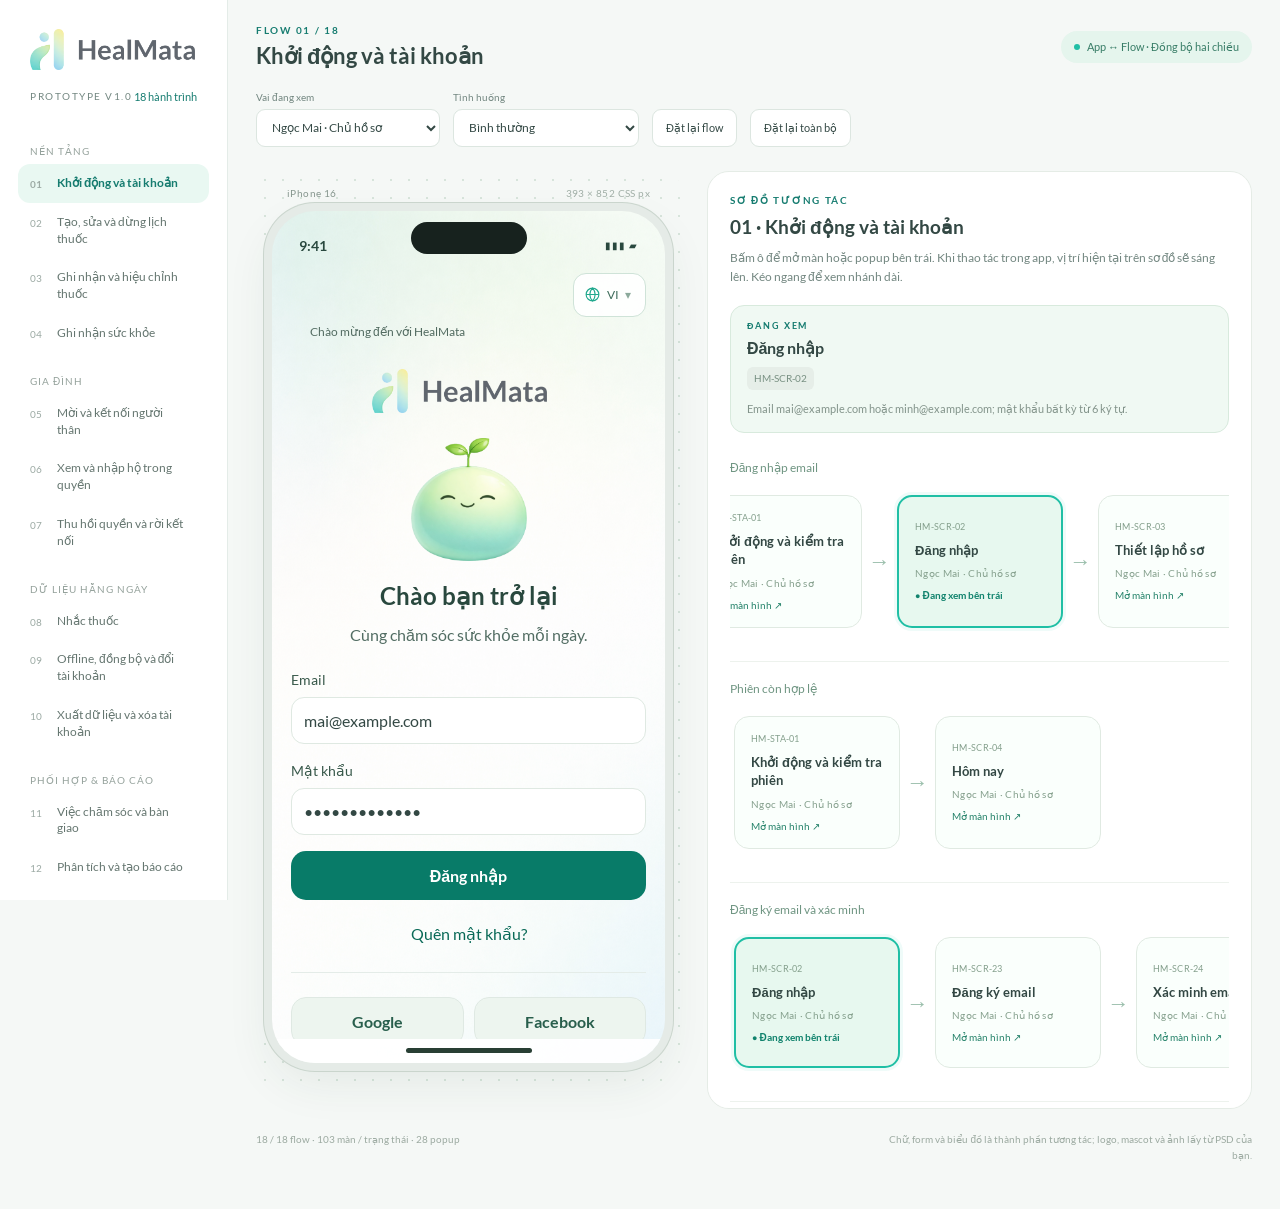
<file: index.html>
<!doctype html>
<html lang="vi">
<head>
  <meta charset="utf-8">
  <meta name="viewport" content="width=device-width, initial-scale=1, viewport-fit=cover">
  <meta name="theme-color" content="#20bfa5">
  <title>HealMata · Prototype 18 flows</title>
  <link rel="stylesheet" href="css/app.css">
  <link rel="stylesheet" href="css/review.css">
  <link rel="stylesheet" href="css/map.css">
  <link rel="stylesheet" href="css/split.css">
  <link rel="stylesheet" href="css/i18n.css">
  <link rel="stylesheet" href="css/refinements.css">
  <link rel="stylesheet" href="css/round2.css">
</head>
<body>
  <aside class="library" aria-label="Danh mục hành trình">
    <img class="library-logo" src="assets/logo-horizontal-original.png" alt="HealMata">
    <div class="library-intro">PROTOTYPE V1.0 <span>18 hành trình</span></div>
    <nav id="flow-list" aria-label="Chọn flow"></nav>
    <div class="library-footer">Art từ thiết kế gốc · Dữ liệu giả lập<br>27.10.2026 · Mở trực tiếp, dùng offline</div>
  </aside>
  <main class="workspace">
    <header class="review-bar">
      <button class="icon-button mobile-menu" id="menu-toggle" aria-label="Mở danh mục flow">☰</button>
      <div><div class="eyebrow" id="flow-number"></div><h1 id="flow-title"></h1></div>
      <div class="sync-label"><span></span>App ↔ Flow · Đồng bộ hai chiều</div>
    </header>
    <div class="review-controls">
      <label>Vai đang xem <select id="role-select" aria-label="Vai đang xem"></select></label>
      <label>Tình huống <select id="scenario-select" aria-label="Tình huống"><option value="normal">Bình thường</option><option value="offline">Mất mạng</option><option value="timeout">Gửi xong, mất phản hồi</option><option value="conflict">Dữ liệu đã thay đổi</option><option value="revoked">Quyền bị thu hồi</option></select></label>
      <button class="review-button" id="reset-flow">Đặt lại flow</button>
      <button class="review-button" id="reset-all">Đặt lại toàn bộ</button>
    </div>
    <div class="review-board">
    <div id="app-stage" class="app-stage">
      <div class="device-wrap">
        <div class="device-caption">iPhone 16 <span>393 × 852 CSS px</span></div>
        <section class="iphone" aria-label="Màn hình iPhone HealMata">
          <div class="status-bar"><strong>9:41</strong><div class="dynamic-island" aria-hidden="true"></div><span aria-label="Tín hiệu và pin">▮▮▮  ▰</span></div>
          <header class="app-header" id="app-header"></header>
          <div id="context-strip" class="context-strip"></div>
          <div id="app-content" class="app-content"></div>
          <nav id="tab-bar" class="tab-bar" aria-label="Điều hướng ứng dụng"></nav>
          <div class="home-area" aria-hidden="true"><span></span></div>
          <div id="modal-layer" class="modal-layer" hidden></div>
          <div id="toast" class="toast" role="status" aria-live="polite" hidden></div>
        </section>
      </div>
    </div>
    <section id="map-stage" class="map-stage" aria-label="Sơ đồ luồng tương tác"><div class="map-heading"><div class="eyebrow">SƠ ĐỒ TƯƠNG TÁC</div><h2 id="map-title"></h2><p>Bấm một ô để mở màn hình hoặc popup bên trái.</p></div>
      <aside class="step-guide" aria-label="Hướng dẫn màn hiện tại" aria-live="polite">
        <div class="eyebrow">ĐANG XEM</div><h2 id="current-screen-name"></h2><div id="current-screen-code" class="screen-code"></div>
        <p id="current-screen-help"></p>
        <div class="guide-divider"></div><h3>Trong hành trình này</h3><div id="step-list"></div>
        <details class="guide-notes"><summary>Ghi chú bản prototype</summary><p>Các thao tác lưu, đồng bộ, quyền iOS, thanh toán, phiên gọi và chi trả dùng dữ liệu giả lập trên trình duyệt. Các mức giá và thời hạn hiển thị là fixture để test.</p><p>Các nút trên màn có thao tác hoặc đích đến. Chọn tình huống ở thanh ngoài để thử mất mạng, chưa rõ kết quả, xung đột và mất quyền.</p></details>
      </aside>
      <div id="flow-map"></div><div class="map-exceptions" id="map-exceptions"></div>
    </section>
    </div>
    <footer class="workspace-footer"><span id="coverage-label"></span><span>Chữ, form và biểu đồ là thành phần tương tác; logo, mascot và ảnh lấy từ PSD của bạn.</span></footer>
  </main>
  <script src="js/catalog.js"></script>
  <script src="js/translations.js"></script>
  <script src="js/i18n-core.js"></script>
  <script src="js/runtime.js"></script>
  <script src="js/screens-core.js"></script>
  <script src="js/screens-family.js"></script>
  <script src="js/screens-services.js"></script>
  <script src="js/screens-ops.js"></script>
  <script src="js/details.js"></script>
  <script src="js/main.js"></script>
  <script src="js/refinements.js"></script>
  <script src="js/round2.js"></script>
  <script src="js/entry.js"></script>
  <script src="js/map.js"></script>
  <script src="js/i18n.js"></script>
</body>
</html>
</file>
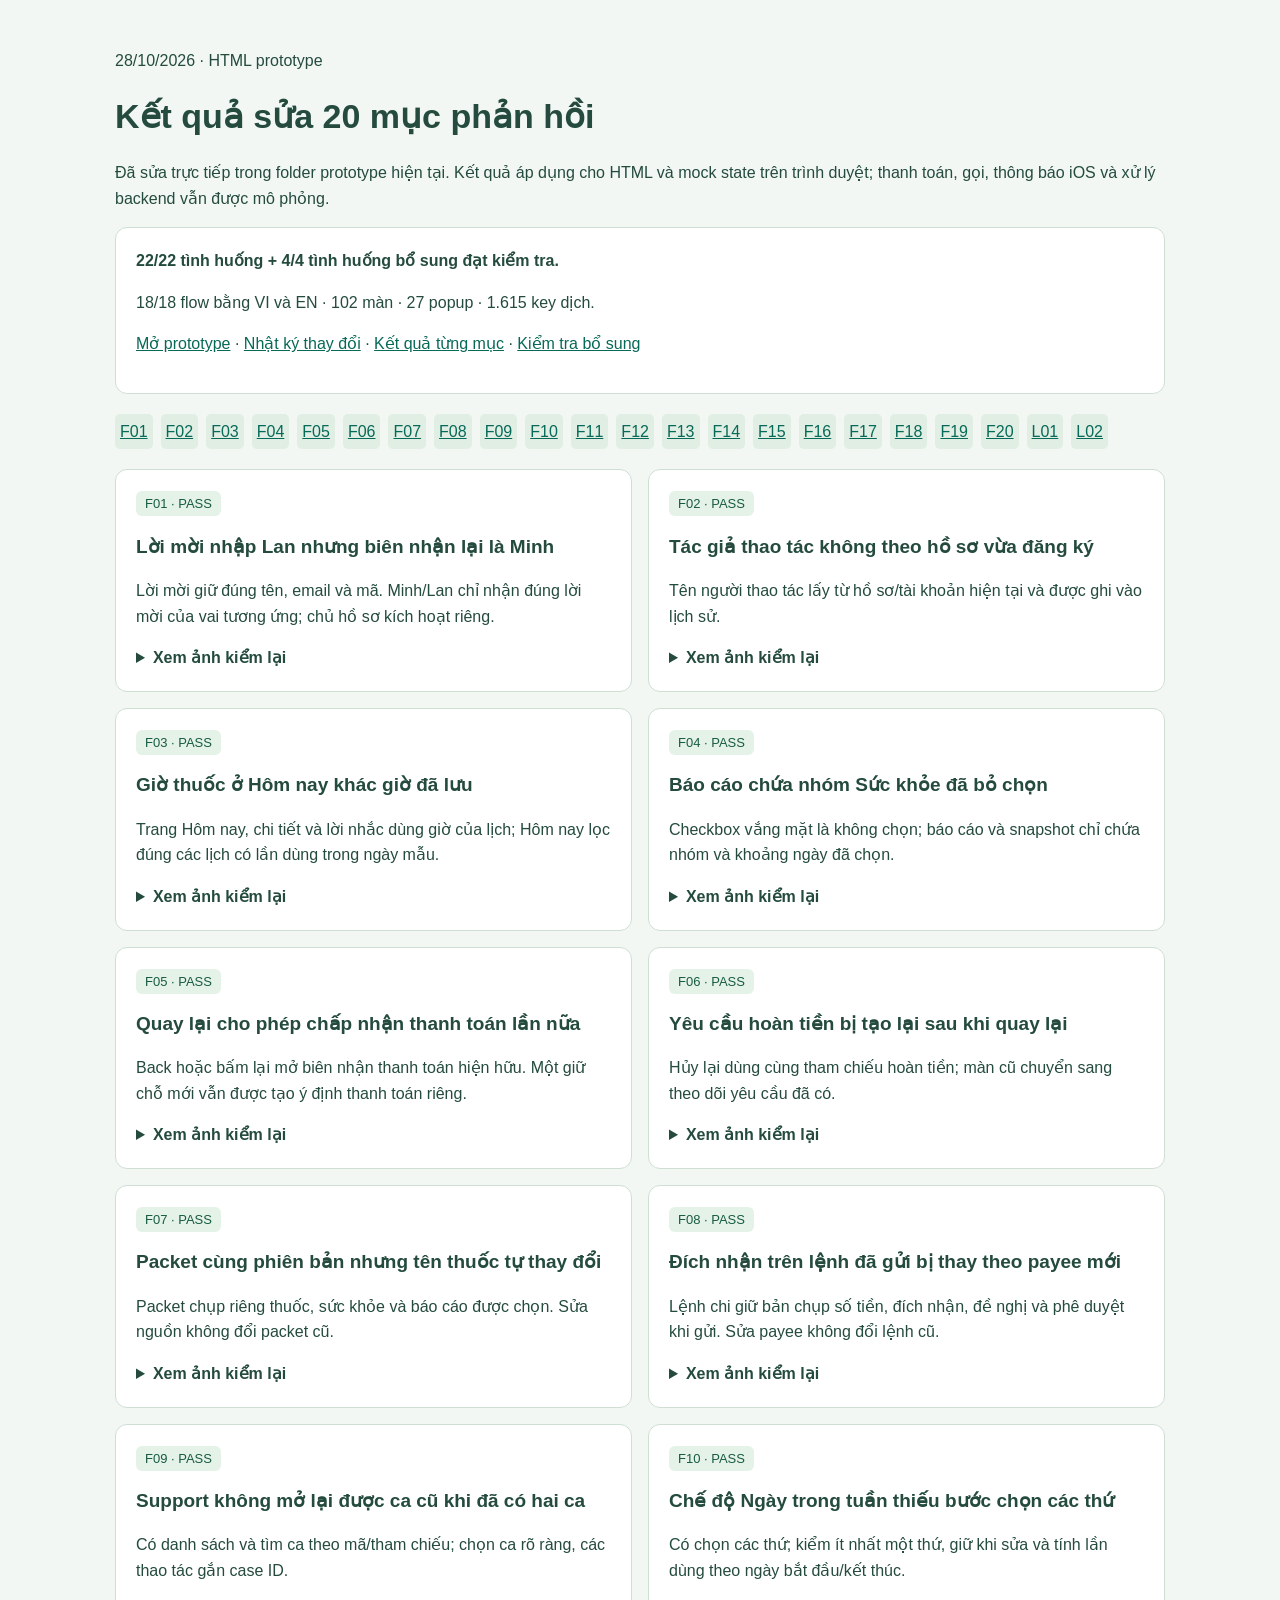
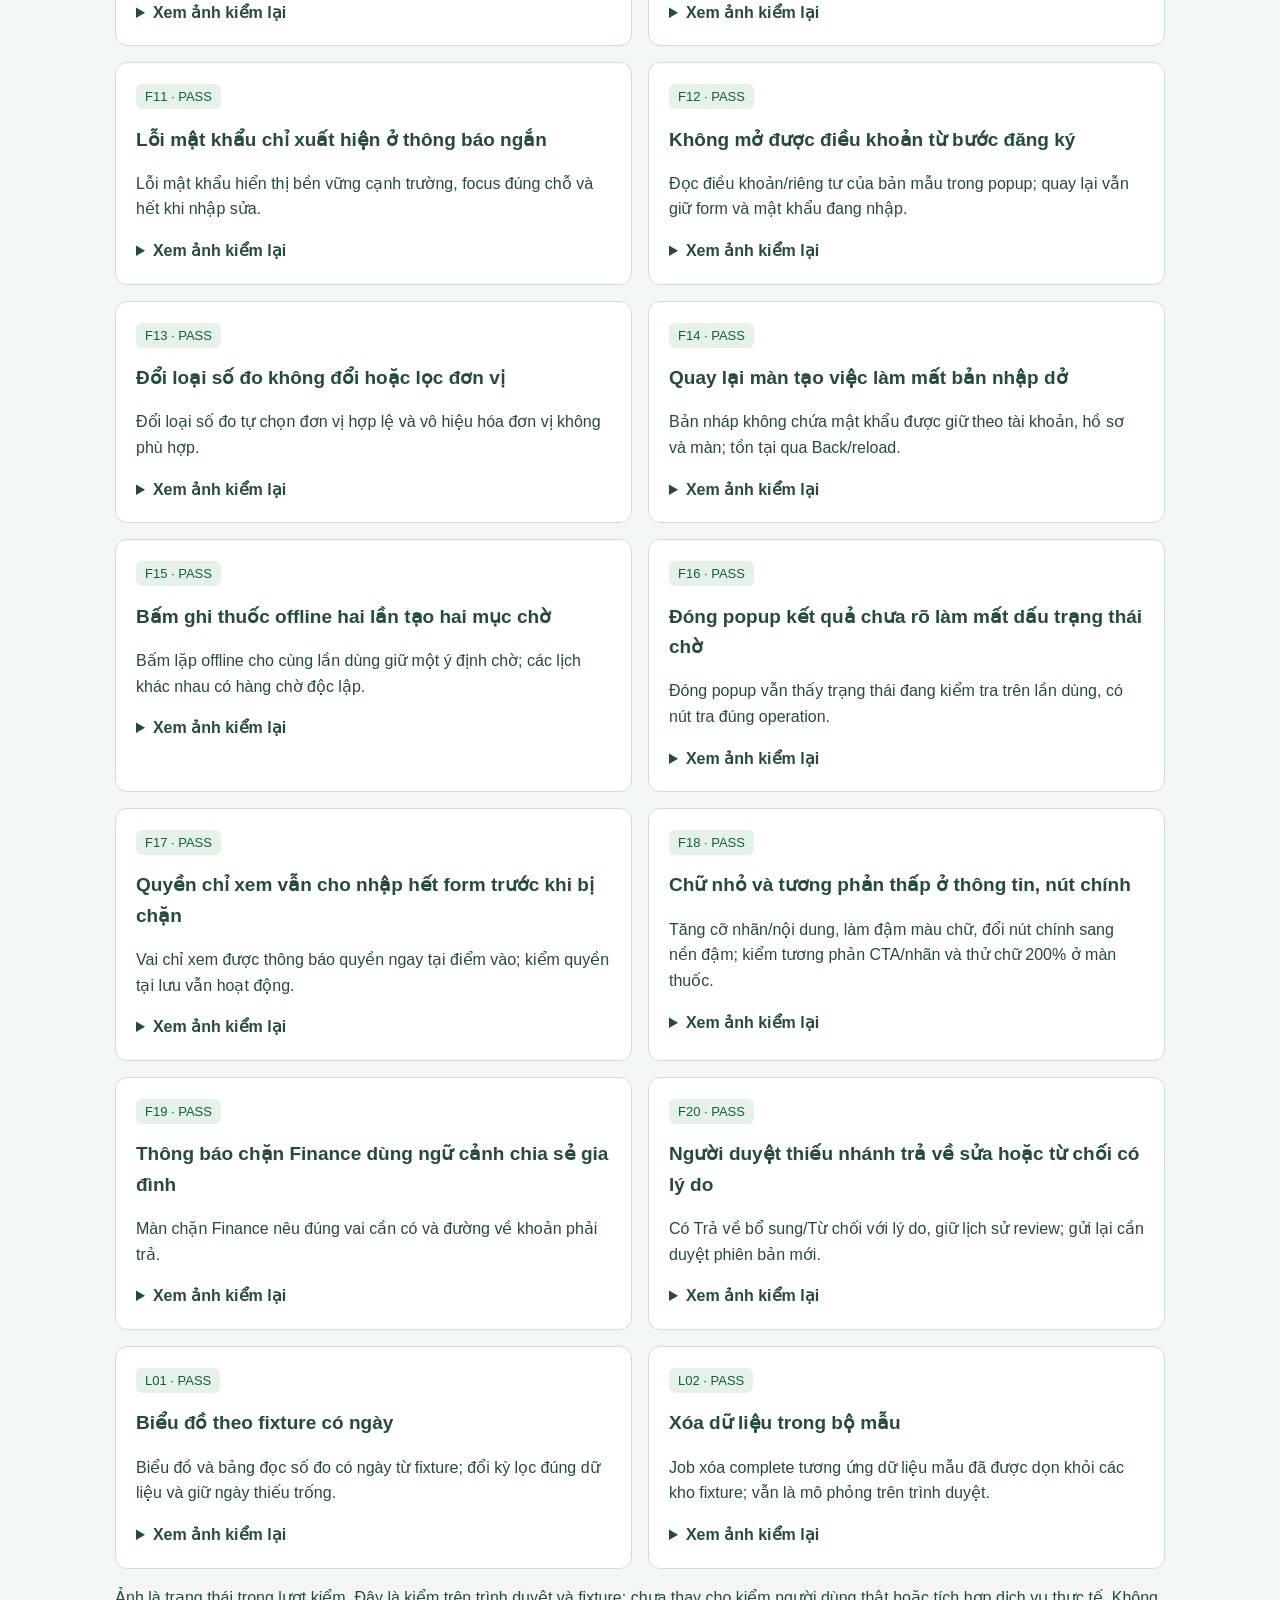
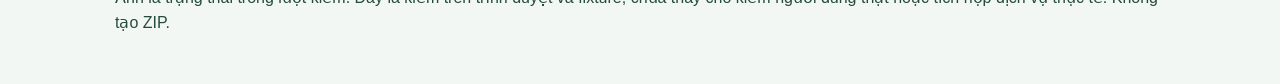
<file: qa/persona-fixes/index.html>
<!doctype html><html lang="vi"><meta charset="utf-8"><meta name="viewport" content="width=device-width,initial-scale=1"><title>HealMata · Kết quả sửa lỗi</title><style>body{font:16px/1.6 'Segoe UI',Arial,sans-serif;background:#f2f7f3;color:#244b3e;margin:0}main{max-width:1050px;margin:auto;padding:32px 20px}h1{line-height:1.2;font-size:34px}h2{font-size:19px}a{color:#076957}.summary,article{border:1px solid #cfdfd4;background:white;border-radius:12px;padding:20px;margin:16px 0}.grid{display:grid;grid-template-columns:repeat(2,minmax(0,1fr));gap:16px}.grid article{margin:0}.tag{font-size:13px;color:#185b42;background:#e4f2e8;padding:5px 9px;border-radius:6px}img{display:block;max-width:100%;width:300px;height:auto;margin:15px auto}summary{cursor:pointer;font-weight:600}nav{display:flex;gap:8px;flex-wrap:wrap;margin:20px 0}nav a{padding:5px;background:#e0eee4;border-radius:5px}article{scroll-margin-top:20px}@media(max-width:700px){.grid{grid-template-columns:1fr}}</style><main><p>28/10/2026 · HTML prototype</p><h1>Kết quả sửa 20 mục phản hồi</h1><p>Đã sửa trực tiếp trong folder prototype hiện tại. Kết quả áp dụng cho HTML và mock state trên trình duyệt; thanh toán, gọi, thông báo iOS và xử lý backend vẫn được mô phỏng.</p><div class="summary"><strong>22/22 tình huống + 4/4 tình huống bổ sung đạt kiểm tra.</strong><p>18/18 flow bằng VI và EN · 102 màn · 27 popup · 1.615 key dịch.</p><p><a href="../../index.html">Mở prototype</a> · <a href="../../FIX_LOG_2026-10-28.md">Nhật ký thay đổi</a> · <a href="results.json">Kết quả từng mục</a> · <a href="edge-results.json">Kiểm tra bổ sung</a></p></div><nav><a href="#F01">F01</a><a href="#F02">F02</a><a href="#F03">F03</a><a href="#F04">F04</a><a href="#F05">F05</a><a href="#F06">F06</a><a href="#F07">F07</a><a href="#F08">F08</a><a href="#F09">F09</a><a href="#F10">F10</a><a href="#F11">F11</a><a href="#F12">F12</a><a href="#F13">F13</a><a href="#F14">F14</a><a href="#F15">F15</a><a href="#F16">F16</a><a href="#F17">F17</a><a href="#F18">F18</a><a href="#F19">F19</a><a href="#F20">F20</a><a href="#L01">L01</a><a href="#L02">L02</a></nav><div class="grid"><article id="F01"><span class="tag">F01 · PASS</span><h2>Lời mời nhập Lan nhưng biên nhận lại là Minh</h2><p>Lời mời giữ đúng tên, email và mã. Minh/Lan chỉ nhận đúng lời mời của vai tương ứng; chủ hồ sơ kích hoạt riêng.</p><details><summary>Xem ảnh kiểm lại</summary><a href="F01.png" target="_blank"><img loading="lazy" src="F01.png" alt="F01"></a></details></article><article id="F02"><span class="tag">F02 · PASS</span><h2>Tác giả thao tác không theo hồ sơ vừa đăng ký</h2><p>Tên người thao tác lấy từ hồ sơ/tài khoản hiện tại và được ghi vào lịch sử.</p><details><summary>Xem ảnh kiểm lại</summary><a href="F02.png" target="_blank"><img loading="lazy" src="F02.png" alt="F02"></a></details></article><article id="F03"><span class="tag">F03 · PASS</span><h2>Giờ thuốc ở Hôm nay khác giờ đã lưu</h2><p>Trang Hôm nay, chi tiết và lời nhắc dùng giờ của lịch; Hôm nay lọc đúng các lịch có lần dùng trong ngày mẫu.</p><details><summary>Xem ảnh kiểm lại</summary><a href="F03.png" target="_blank"><img loading="lazy" src="F03.png" alt="F03"></a></details></article><article id="F04"><span class="tag">F04 · PASS</span><h2>Báo cáo chứa nhóm Sức khỏe đã bỏ chọn</h2><p>Checkbox vắng mặt là không chọn; báo cáo và snapshot chỉ chứa nhóm và khoảng ngày đã chọn.</p><details><summary>Xem ảnh kiểm lại</summary><a href="F04.png" target="_blank"><img loading="lazy" src="F04.png" alt="F04"></a></details></article><article id="F05"><span class="tag">F05 · PASS</span><h2>Quay lại cho phép chấp nhận thanh toán lần nữa</h2><p>Back hoặc bấm lại mở biên nhận thanh toán hiện hữu. Một giữ chỗ mới vẫn được tạo ý định thanh toán riêng.</p><details><summary>Xem ảnh kiểm lại</summary><a href="F05.png" target="_blank"><img loading="lazy" src="F05.png" alt="F05"></a></details></article><article id="F06"><span class="tag">F06 · PASS</span><h2>Yêu cầu hoàn tiền bị tạo lại sau khi quay lại</h2><p>Hủy lại dùng cùng tham chiếu hoàn tiền; màn cũ chuyển sang theo dõi yêu cầu đã có.</p><details><summary>Xem ảnh kiểm lại</summary><a href="F06.png" target="_blank"><img loading="lazy" src="F06.png" alt="F06"></a></details></article><article id="F07"><span class="tag">F07 · PASS</span><h2>Packet cùng phiên bản nhưng tên thuốc tự thay đổi</h2><p>Packet chụp riêng thuốc, sức khỏe và báo cáo được chọn. Sửa nguồn không đổi packet cũ.</p><details><summary>Xem ảnh kiểm lại</summary><a href="F07.png" target="_blank"><img loading="lazy" src="F07.png" alt="F07"></a></details></article><article id="F08"><span class="tag">F08 · PASS</span><h2>Đích nhận trên lệnh đã gửi bị thay theo payee mới</h2><p>Lệnh chi giữ bản chụp số tiền, đích nhận, đề nghị và phê duyệt khi gửi. Sửa payee không đổi lệnh cũ.</p><details><summary>Xem ảnh kiểm lại</summary><a href="F08.png" target="_blank"><img loading="lazy" src="F08.png" alt="F08"></a></details></article><article id="F09"><span class="tag">F09 · PASS</span><h2>Support không mở lại được ca cũ khi đã có hai ca</h2><p>Có danh sách và tìm ca theo mã/tham chiếu; chọn ca rõ ràng, các thao tác gắn case ID.</p><details><summary>Xem ảnh kiểm lại</summary><a href="F09.png" target="_blank"><img loading="lazy" src="F09.png" alt="F09"></a></details></article><article id="F10"><span class="tag">F10 · PASS</span><h2>Chế độ Ngày trong tuần thiếu bước chọn các thứ</h2><p>Có chọn các thứ; kiểm ít nhất một thứ, giữ khi sửa và tính lần dùng theo ngày bắt đầu/kết thúc.</p><details><summary>Xem ảnh kiểm lại</summary><a href="F10.png" target="_blank"><img loading="lazy" src="F10.png" alt="F10"></a></details></article><article id="F11"><span class="tag">F11 · PASS</span><h2>Lỗi mật khẩu chỉ xuất hiện ở thông báo ngắn</h2><p>Lỗi mật khẩu hiển thị bền vững cạnh trường, focus đúng chỗ và hết khi nhập sửa.</p><details><summary>Xem ảnh kiểm lại</summary><a href="F11.png" target="_blank"><img loading="lazy" src="F11.png" alt="F11"></a></details></article><article id="F12"><span class="tag">F12 · PASS</span><h2>Không mở được điều khoản từ bước đăng ký</h2><p>Đọc điều khoản/riêng tư của bản mẫu trong popup; quay lại vẫn giữ form và mật khẩu đang nhập.</p><details><summary>Xem ảnh kiểm lại</summary><a href="F12.png" target="_blank"><img loading="lazy" src="F12.png" alt="F12"></a></details></article><article id="F13"><span class="tag">F13 · PASS</span><h2>Đổi loại số đo không đổi hoặc lọc đơn vị</h2><p>Đổi loại số đo tự chọn đơn vị hợp lệ và vô hiệu hóa đơn vị không phù hợp.</p><details><summary>Xem ảnh kiểm lại</summary><a href="F13.png" target="_blank"><img loading="lazy" src="F13.png" alt="F13"></a></details></article><article id="F14"><span class="tag">F14 · PASS</span><h2>Quay lại màn tạo việc làm mất bản nhập dở</h2><p>Bản nháp không chứa mật khẩu được giữ theo tài khoản, hồ sơ và màn; tồn tại qua Back/reload.</p><details><summary>Xem ảnh kiểm lại</summary><a href="F14.png" target="_blank"><img loading="lazy" src="F14.png" alt="F14"></a></details></article><article id="F15"><span class="tag">F15 · PASS</span><h2>Bấm ghi thuốc offline hai lần tạo hai mục chờ</h2><p>Bấm lặp offline cho cùng lần dùng giữ một ý định chờ; các lịch khác nhau có hàng chờ độc lập.</p><details><summary>Xem ảnh kiểm lại</summary><a href="F15.png" target="_blank"><img loading="lazy" src="F15.png" alt="F15"></a></details></article><article id="F16"><span class="tag">F16 · PASS</span><h2>Đóng popup kết quả chưa rõ làm mất dấu trạng thái chờ</h2><p>Đóng popup vẫn thấy trạng thái đang kiểm tra trên lần dùng, có nút tra đúng operation.</p><details><summary>Xem ảnh kiểm lại</summary><a href="F16-pending.png" target="_blank"><img loading="lazy" src="F16-pending.png" alt="F16"></a></details></article><article id="F17"><span class="tag">F17 · PASS</span><h2>Quyền chỉ xem vẫn cho nhập hết form trước khi bị chặn</h2><p>Vai chỉ xem được thông báo quyền ngay tại điểm vào; kiểm quyền tại lưu vẫn hoạt động.</p><details><summary>Xem ảnh kiểm lại</summary><a href="F17.png" target="_blank"><img loading="lazy" src="F17.png" alt="F17"></a></details></article><article id="F18"><span class="tag">F18 · PASS</span><h2>Chữ nhỏ và tương phản thấp ở thông tin, nút chính</h2><p>Tăng cỡ nhãn/nội dung, làm đậm màu chữ, đổi nút chính sang nền đậm; kiểm tương phản CTA/nhãn và thử chữ 200% ở màn thuốc.</p><details><summary>Xem ảnh kiểm lại</summary><a href="F18.png" target="_blank"><img loading="lazy" src="F18.png" alt="F18"></a></details></article><article id="F19"><span class="tag">F19 · PASS</span><h2>Thông báo chặn Finance dùng ngữ cảnh chia sẻ gia đình</h2><p>Màn chặn Finance nêu đúng vai cần có và đường về khoản phải trả.</p><details><summary>Xem ảnh kiểm lại</summary><a href="F19.png" target="_blank"><img loading="lazy" src="F19.png" alt="F19"></a></details></article><article id="F20"><span class="tag">F20 · PASS</span><h2>Người duyệt thiếu nhánh trả về sửa hoặc từ chối có lý do</h2><p>Có Trả về bổ sung/Từ chối với lý do, giữ lịch sử review; gửi lại cần duyệt phiên bản mới.</p><details><summary>Xem ảnh kiểm lại</summary><a href="F20.png" target="_blank"><img loading="lazy" src="F20.png" alt="F20"></a></details></article><article id="L01"><span class="tag">L01 · PASS</span><h2>Biểu đồ theo fixture có ngày</h2><p>Biểu đồ và bảng đọc số đo có ngày từ fixture; đổi kỳ lọc đúng dữ liệu và giữ ngày thiếu trống.</p><details><summary>Xem ảnh kiểm lại</summary><a href="L01.png" target="_blank"><img loading="lazy" src="L01.png" alt="L01"></a></details></article><article id="L02"><span class="tag">L02 · PASS</span><h2>Xóa dữ liệu trong bộ mẫu</h2><p>Job xóa complete tương ứng dữ liệu mẫu đã được dọn khỏi các kho fixture; vẫn là mô phỏng trên trình duyệt.</p><details><summary>Xem ảnh kiểm lại</summary><a href="L02.png" target="_blank"><img loading="lazy" src="L02.png" alt="L02"></a></details></article></div><p>Ảnh là trạng thái trong lượt kiểm. Đây là kiểm trên trình duyệt và fixture; chưa thay cho kiểm người dùng thật hoặc tích hợp dịch vụ thực tế. Không tạo ZIP.</p></main></html>
</file>
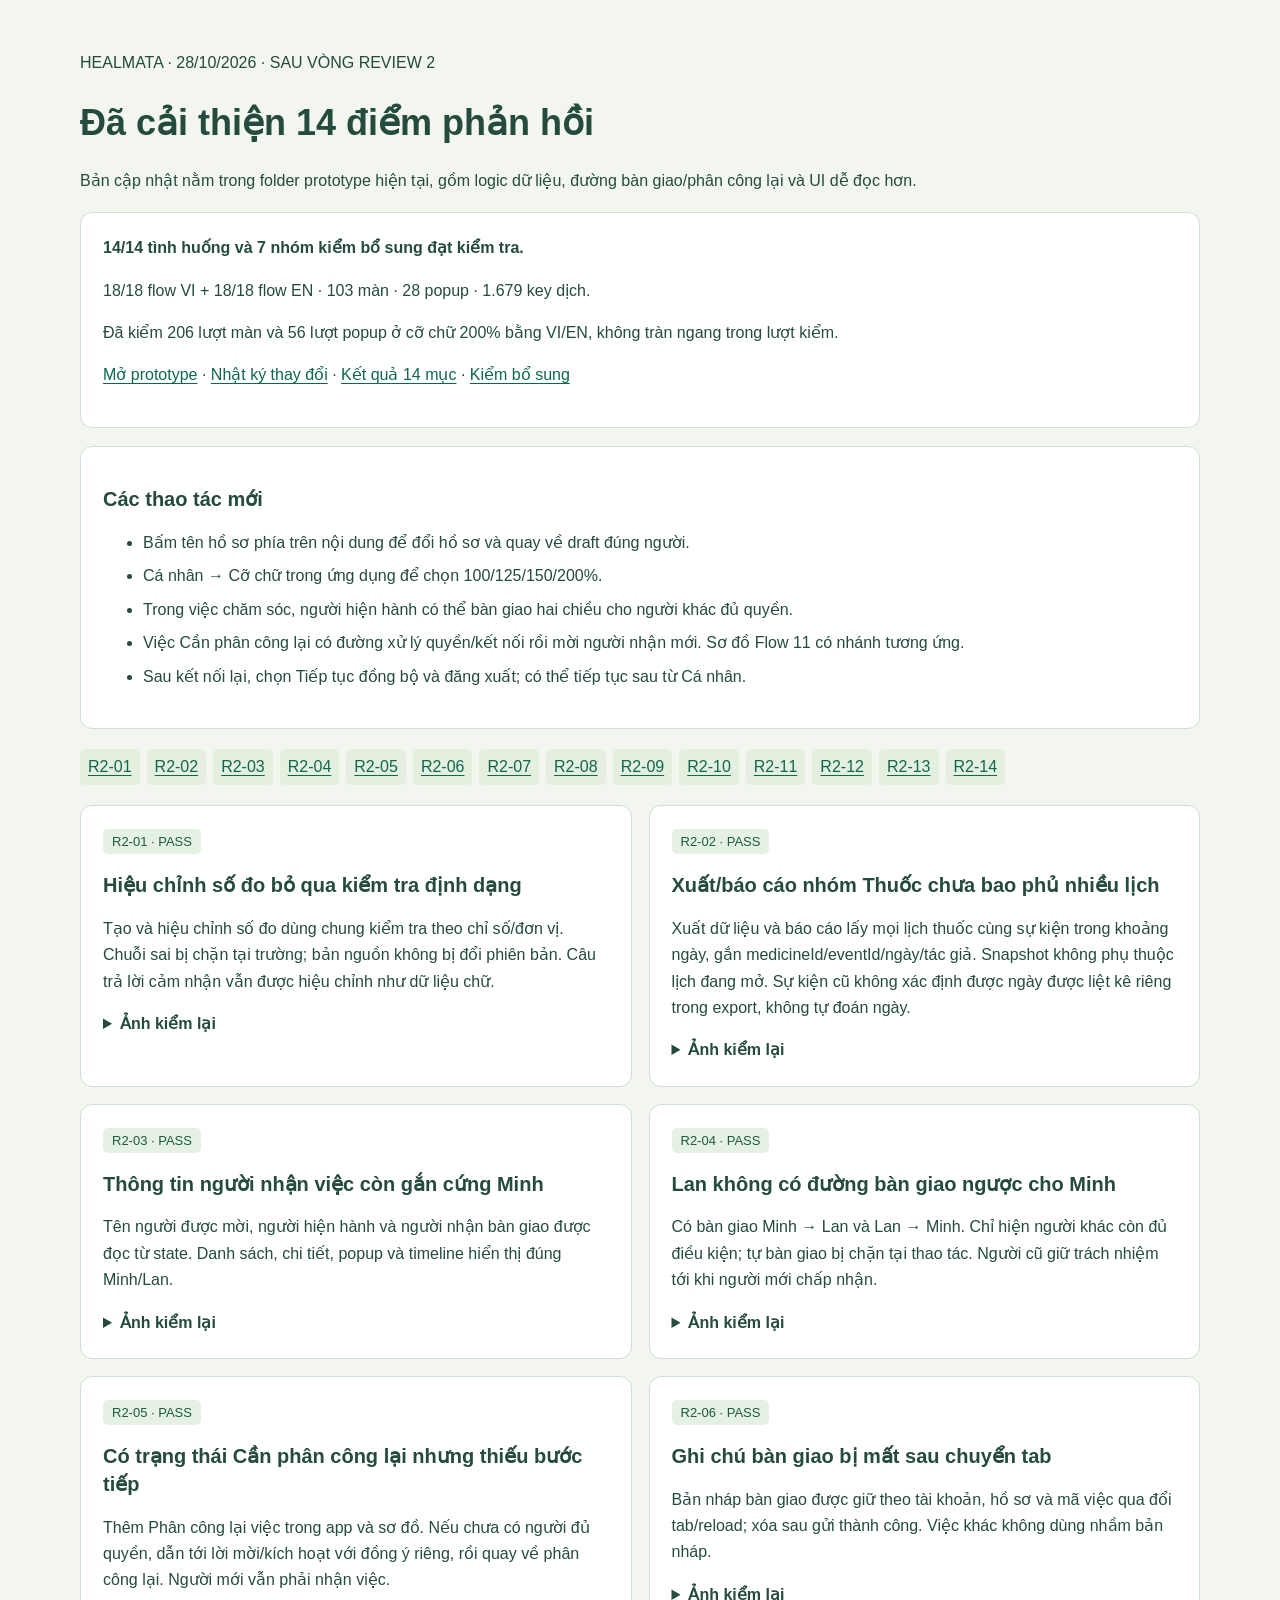
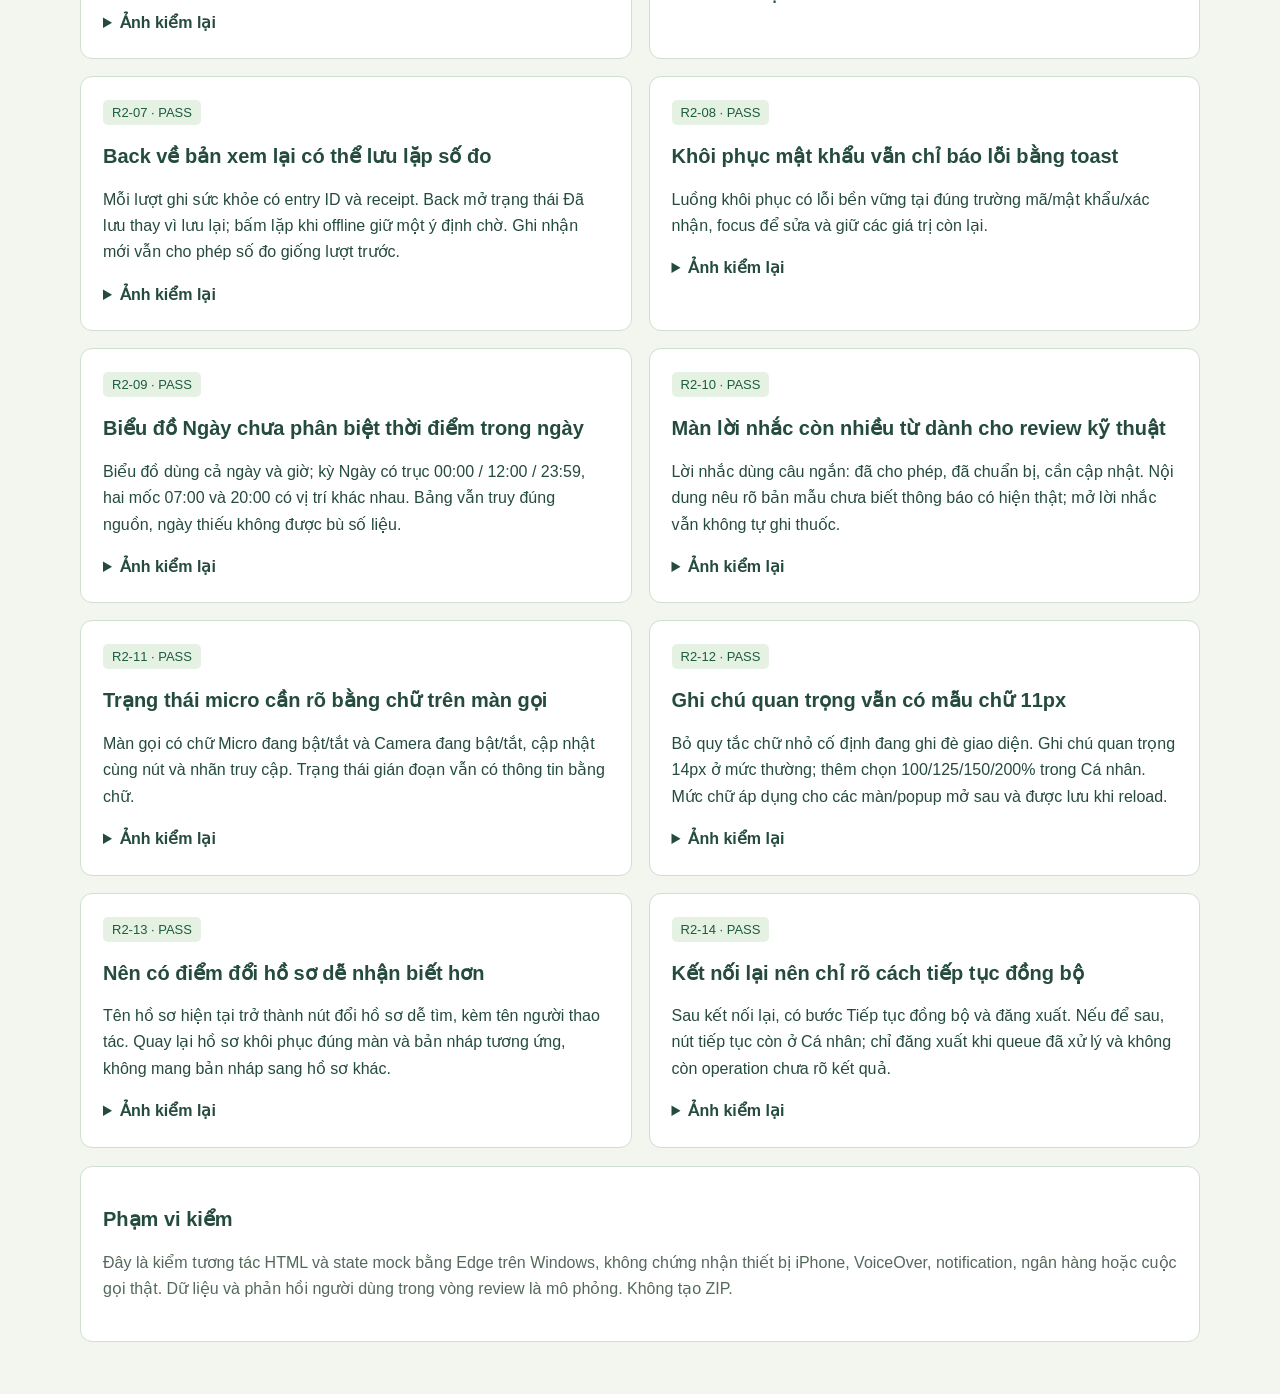
<file: qa/round2-fixes/index.html>
<!doctype html><html lang="vi"><head><meta charset="utf-8"><meta name="viewport" content="width=device-width,initial-scale=1"><title>HealMata · 14 cải thiện vòng 2</title><style>body{font:16px/1.65 'Segoe UI',Arial,sans-serif;color:#244b3e;background:#f2f6ef;margin:0}main{max-width:1120px;margin:auto;padding:34px 22px}h1{font-size:36px;line-height:1.2}h2{font-size:20px;line-height:1.4}a{color:#0d684c;text-underline-offset:3px}.panel,article{background:white;border:1px solid #cfdfd1;border-radius:12px;padding:22px;margin:18px 0}.grid{display:grid;grid-template-columns:repeat(2,minmax(0,1fr));gap:17px}.grid article{margin:0;scroll-margin-top:20px}.tag{font-size:13px;color:#1b5b3e;background:#e5f2e3;padding:5px 9px;border-radius:5px}.shots{display:flex;gap:12px;overflow-x:auto;margin-top:15px}.shots a{flex:0 0 220px}.shots img{width:220px;height:auto;display:block;border-radius:10px}summary{cursor:pointer;font-weight:650}nav{display:flex;gap:7px;flex-wrap:wrap;margin:20px 0}nav a{padding:5px 8px;border-radius:5px;background:#e5efdf}li{margin:7px 0}.muted{color:#54695b}@media(max-width:720px){.grid{grid-template-columns:1fr}main{padding:25px 15px}h1{font-size:29px}}</style></head><body><main><p>HEALMATA · 28/10/2026 · SAU VÒNG REVIEW 2</p><h1>Đã cải thiện 14 điểm phản hồi</h1><p>Bản cập nhật nằm trong folder prototype hiện tại, gồm logic dữ liệu, đường bàn giao/phân công lại và UI dễ đọc hơn.</p><div class="panel"><strong>14/14 tình huống và 7 nhóm kiểm bổ sung đạt kiểm tra.</strong><p>18/18 flow VI + 18/18 flow EN · 103 màn · 28 popup · 1.679 key dịch.</p><p>Đã kiểm 206 lượt màn và 56 lượt popup ở cỡ chữ 200% bằng VI/EN, không tràn ngang trong lượt kiểm.</p><p><a href="../../index.html">Mở prototype</a> · <a href="../../ROUND2_FIX_LOG_2026-10-28.md">Nhật ký thay đổi</a> · <a href="results.json">Kết quả 14 mục</a> · <a href="edge-results.json">Kiểm bổ sung</a></p></div><div class="panel"><h2>Các thao tác mới</h2><ul><li>Bấm tên hồ sơ phía trên nội dung để đổi hồ sơ và quay về draft đúng người.</li><li>Cá nhân → Cỡ chữ trong ứng dụng để chọn 100/125/150/200%.</li><li>Trong việc chăm sóc, người hiện hành có thể bàn giao hai chiều cho người khác đủ quyền.</li><li>Việc Cần phân công lại có đường xử lý quyền/kết nối rồi mời người nhận mới. Sơ đồ Flow 11 có nhánh tương ứng.</li><li>Sau kết nối lại, chọn Tiếp tục đồng bộ và đăng xuất; có thể tiếp tục sau từ Cá nhân.</li></ul></div><nav><a href="#R2-01">R2-01</a><a href="#R2-02">R2-02</a><a href="#R2-03">R2-03</a><a href="#R2-04">R2-04</a><a href="#R2-05">R2-05</a><a href="#R2-06">R2-06</a><a href="#R2-07">R2-07</a><a href="#R2-08">R2-08</a><a href="#R2-09">R2-09</a><a href="#R2-10">R2-10</a><a href="#R2-11">R2-11</a><a href="#R2-12">R2-12</a><a href="#R2-13">R2-13</a><a href="#R2-14">R2-14</a></nav><div class="grid"><article id="R2-01"><span class="tag">R2-01 · PASS</span><h2>Hiệu chỉnh số đo bỏ qua kiểm tra định dạng</h2><p>Tạo và hiệu chỉnh số đo dùng chung kiểm tra theo chỉ số/đơn vị. Chuỗi sai bị chặn tại trường; bản nguồn không bị đổi phiên bản. Câu trả lời cảm nhận vẫn được hiệu chỉnh như dữ liệu chữ.</p><details><summary>Ảnh kiểm lại</summary><div class="shots"><a href="R2-01.png" target="_blank"><img loading="lazy" src="R2-01.png" alt="R2-01 · R2-01.png"></a></div></details></article><article id="R2-02"><span class="tag">R2-02 · PASS</span><h2>Xuất/báo cáo nhóm Thuốc chưa bao phủ nhiều lịch</h2><p>Xuất dữ liệu và báo cáo lấy mọi lịch thuốc cùng sự kiện trong khoảng ngày, gắn medicineId/eventId/ngày/tác giả. Snapshot không phụ thuộc lịch đang mở. Sự kiện cũ không xác định được ngày được liệt kê riêng trong export, không tự đoán ngày.</p><details><summary>Ảnh kiểm lại</summary><div class="shots"><a href="R2-02.png" target="_blank"><img loading="lazy" src="R2-02.png" alt="R2-02 · R2-02.png"></a></div></details></article><article id="R2-03"><span class="tag">R2-03 · PASS</span><h2>Thông tin người nhận việc còn gắn cứng Minh</h2><p>Tên người được mời, người hiện hành và người nhận bàn giao được đọc từ state. Danh sách, chi tiết, popup và timeline hiển thị đúng Minh/Lan.</p><details><summary>Ảnh kiểm lại</summary><div class="shots"><a href="R2-03.png" target="_blank"><img loading="lazy" src="R2-03.png" alt="R2-03 · R2-03.png"></a></div></details></article><article id="R2-04"><span class="tag">R2-04 · PASS</span><h2>Lan không có đường bàn giao ngược cho Minh</h2><p>Có bàn giao Minh → Lan và Lan → Minh. Chỉ hiện người khác còn đủ điều kiện; tự bàn giao bị chặn tại thao tác. Người cũ giữ trách nhiệm tới khi người mới chấp nhận.</p><details><summary>Ảnh kiểm lại</summary><div class="shots"><a href="R2-04.png" target="_blank"><img loading="lazy" src="R2-04.png" alt="R2-04 · R2-04.png"></a></div></details></article><article id="R2-05"><span class="tag">R2-05 · PASS</span><h2>Có trạng thái Cần phân công lại nhưng thiếu bước tiếp</h2><p>Thêm Phân công lại việc trong app và sơ đồ. Nếu chưa có người đủ quyền, dẫn tới lời mời/kích hoạt với đồng ý riêng, rồi quay về phân công lại. Người mới vẫn phải nhận việc.</p><details><summary>Ảnh kiểm lại</summary><div class="shots"><a href="R2-05.png" target="_blank"><img loading="lazy" src="R2-05.png" alt="R2-05 · R2-05.png"></a><a href="reassign-screen.png" target="_blank"><img loading="lazy" src="reassign-screen.png" alt="R2-05 · reassign-screen.png"></a></div></details></article><article id="R2-06"><span class="tag">R2-06 · PASS</span><h2>Ghi chú bàn giao bị mất sau chuyển tab</h2><p>Bản nháp bàn giao được giữ theo tài khoản, hồ sơ và mã việc qua đổi tab/reload; xóa sau gửi thành công. Việc khác không dùng nhầm bản nháp.</p><details><summary>Ảnh kiểm lại</summary><div class="shots"><a href="R2-06.png" target="_blank"><img loading="lazy" src="R2-06.png" alt="R2-06 · R2-06.png"></a></div></details></article><article id="R2-07"><span class="tag">R2-07 · PASS</span><h2>Back về bản xem lại có thể lưu lặp số đo</h2><p>Mỗi lượt ghi sức khỏe có entry ID và receipt. Back mở trạng thái Đã lưu thay vì lưu lại; bấm lặp khi offline giữ một ý định chờ. Ghi nhận mới vẫn cho phép số đo giống lượt trước.</p><details><summary>Ảnh kiểm lại</summary><div class="shots"><a href="R2-07.png" target="_blank"><img loading="lazy" src="R2-07.png" alt="R2-07 · R2-07.png"></a></div></details></article><article id="R2-08"><span class="tag">R2-08 · PASS</span><h2>Khôi phục mật khẩu vẫn chỉ báo lỗi bằng toast</h2><p>Luồng khôi phục có lỗi bền vững tại đúng trường mã/mật khẩu/xác nhận, focus để sửa và giữ các giá trị còn lại.</p><details><summary>Ảnh kiểm lại</summary><div class="shots"><a href="R2-08.png" target="_blank"><img loading="lazy" src="R2-08.png" alt="R2-08 · R2-08.png"></a></div></details></article><article id="R2-09"><span class="tag">R2-09 · PASS</span><h2>Biểu đồ Ngày chưa phân biệt thời điểm trong ngày</h2><p>Biểu đồ dùng cả ngày và giờ; kỳ Ngày có trục 00:00 / 12:00 / 23:59, hai mốc 07:00 và 20:00 có vị trí khác nhau. Bảng vẫn truy đúng nguồn, ngày thiếu không được bù số liệu.</p><details><summary>Ảnh kiểm lại</summary><div class="shots"><a href="R2-09.png" target="_blank"><img loading="lazy" src="R2-09.png" alt="R2-09 · R2-09.png"></a></div></details></article><article id="R2-10"><span class="tag">R2-10 · PASS</span><h2>Màn lời nhắc còn nhiều từ dành cho review kỹ thuật</h2><p>Lời nhắc dùng câu ngắn: đã cho phép, đã chuẩn bị, cần cập nhật. Nội dung nêu rõ bản mẫu chưa biết thông báo có hiện thật; mở lời nhắc vẫn không tự ghi thuốc.</p><details><summary>Ảnh kiểm lại</summary><div class="shots"><a href="R2-10.png" target="_blank"><img loading="lazy" src="R2-10.png" alt="R2-10 · R2-10.png"></a></div></details></article><article id="R2-11"><span class="tag">R2-11 · PASS</span><h2>Trạng thái micro cần rõ bằng chữ trên màn gọi</h2><p>Màn gọi có chữ Micro đang bật/tắt và Camera đang bật/tắt, cập nhật cùng nút và nhãn truy cập. Trạng thái gián đoạn vẫn có thông tin bằng chữ.</p><details><summary>Ảnh kiểm lại</summary><div class="shots"><a href="R2-11.png" target="_blank"><img loading="lazy" src="R2-11.png" alt="R2-11 · R2-11.png"></a></div></details></article><article id="R2-12"><span class="tag">R2-12 · PASS</span><h2>Ghi chú quan trọng vẫn có mẫu chữ 11px</h2><p>Bỏ quy tắc chữ nhỏ cố định đang ghi đè giao diện. Ghi chú quan trọng 14px ở mức thường; thêm chọn 100/125/150/200% trong Cá nhân. Mức chữ áp dụng cho các màn/popup mở sau và được lưu khi reload.</p><details><summary>Ảnh kiểm lại</summary><div class="shots"><a href="R2-12.png" target="_blank"><img loading="lazy" src="R2-12.png" alt="R2-12 · R2-12.png"></a><a href="R2-12-text-200.png" target="_blank"><img loading="lazy" src="R2-12-text-200.png" alt="R2-12 · R2-12-text-200.png"></a><a href="R2-12-popup-200.png" target="_blank"><img loading="lazy" src="R2-12-popup-200.png" alt="R2-12 · R2-12-popup-200.png"></a><a href="large-popup-clear.png" target="_blank"><img loading="lazy" src="large-popup-clear.png" alt="R2-12 · large-popup-clear.png"></a></div></details></article><article id="R2-13"><span class="tag">R2-13 · PASS</span><h2>Nên có điểm đổi hồ sơ dễ nhận biết hơn</h2><p>Tên hồ sơ hiện tại trở thành nút đổi hồ sơ dễ tìm, kèm tên người thao tác. Quay lại hồ sơ khôi phục đúng màn và bản nháp tương ứng, không mang bản nháp sang hồ sơ khác.</p><details><summary>Ảnh kiểm lại</summary><div class="shots"><a href="R2-13.png" target="_blank"><img loading="lazy" src="R2-13.png" alt="R2-13 · R2-13.png"></a></div></details></article><article id="R2-14"><span class="tag">R2-14 · PASS</span><h2>Kết nối lại nên chỉ rõ cách tiếp tục đồng bộ</h2><p>Sau kết nối lại, có bước Tiếp tục đồng bộ và đăng xuất. Nếu để sau, nút tiếp tục còn ở Cá nhân; chỉ đăng xuất khi queue đã xử lý và không còn operation chưa rõ kết quả.</p><details><summary>Ảnh kiểm lại</summary><div class="shots"><a href="R2-14.png" target="_blank"><img loading="lazy" src="R2-14.png" alt="R2-14 · R2-14.png"></a></div></details></article></div><div class="panel"><h2>Phạm vi kiểm</h2><p class="muted">Đây là kiểm tương tác HTML và state mock bằng Edge trên Windows, không chứng nhận thiết bị iPhone, VoiceOver, notification, ngân hàng hoặc cuộc gọi thật. Dữ liệu và phản hồi người dùng trong vòng review là mô phỏng. Không tạo ZIP.</p></div></main></body></html>
</file>
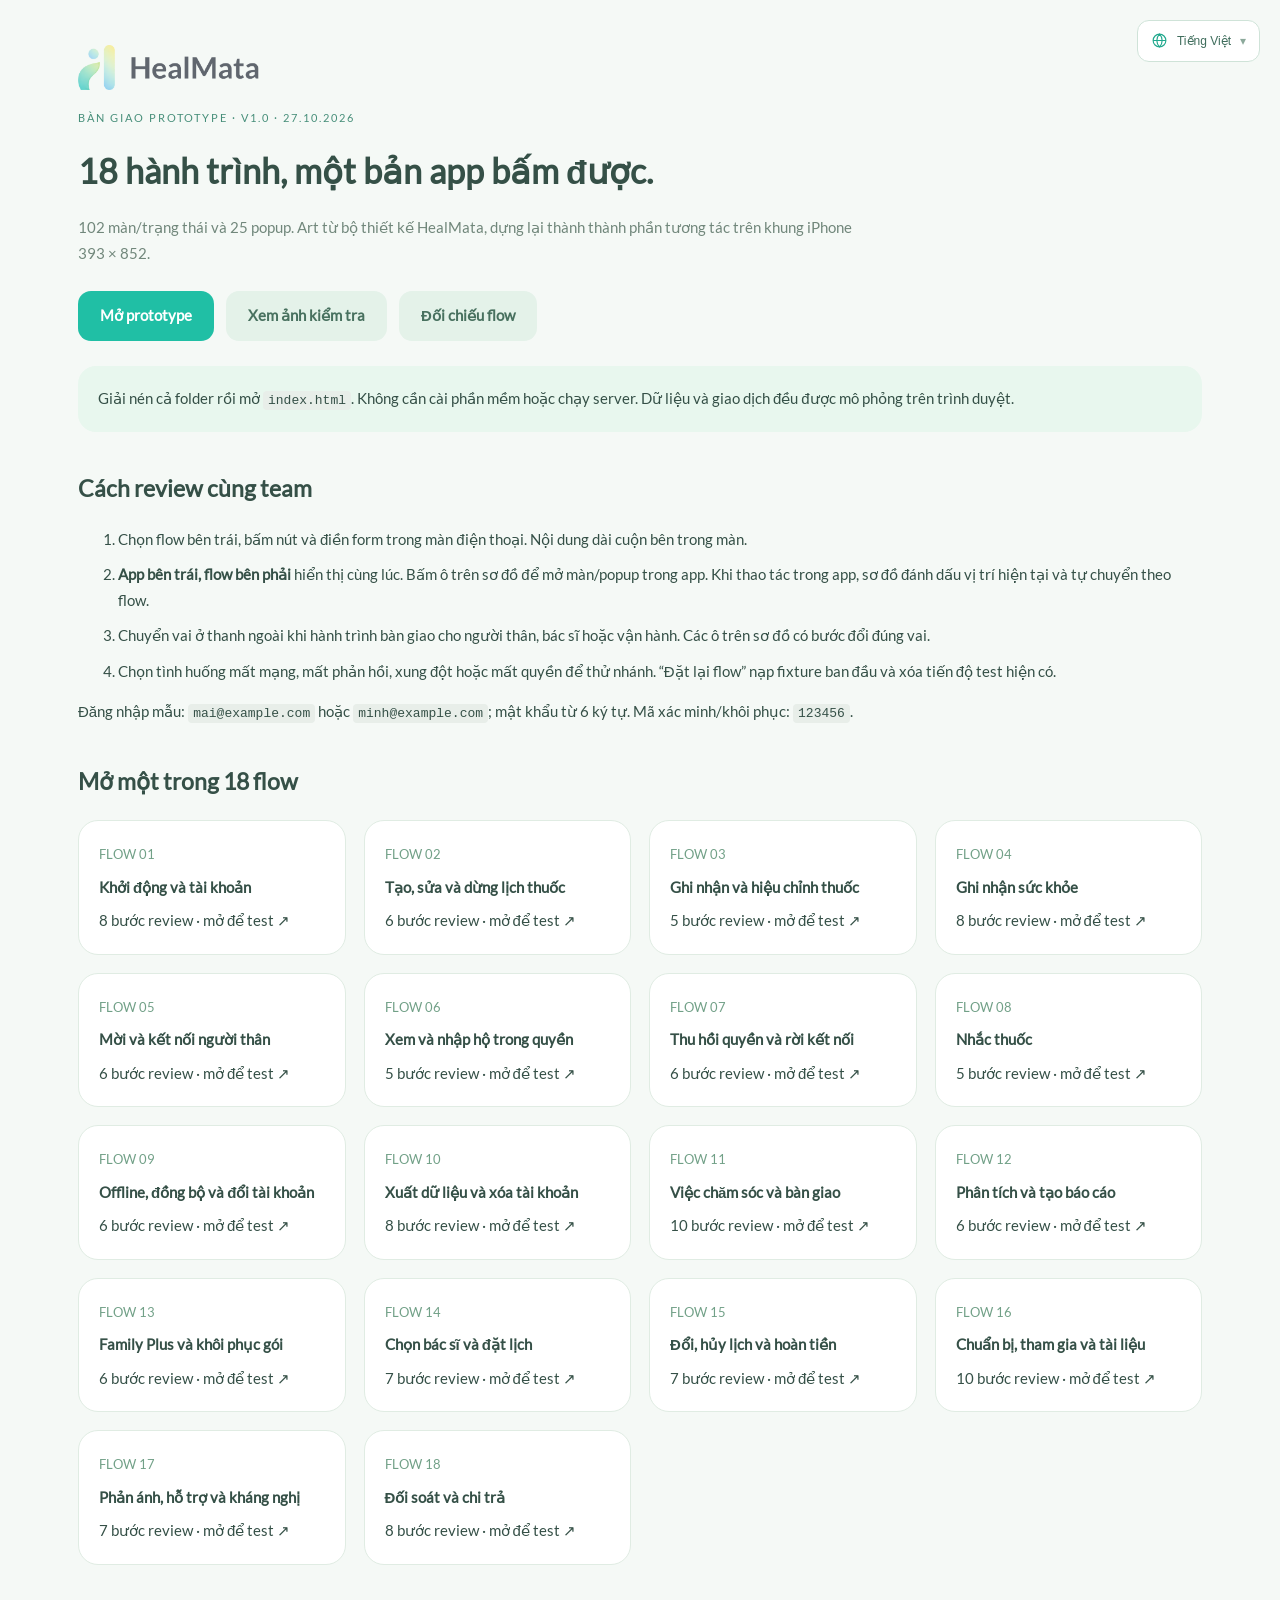
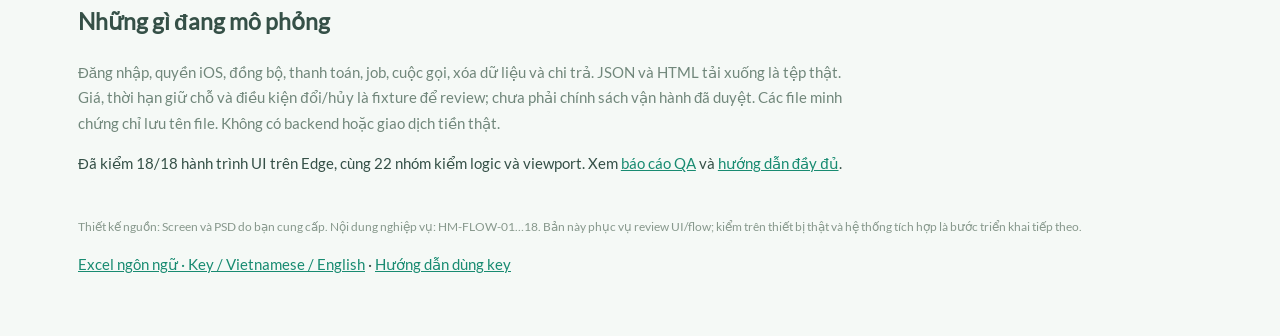
<file: START_HERE.html>
<!doctype html><html lang="vi"><meta charset="utf-8"><meta name="viewport" content="width=device-width,initial-scale=1"><title>HealMata · Hướng dẫn prototype</title><style>@font-face{font-family:Lato;src:url(assets/fonts/Lato-Regular.ttf)}*{box-sizing:border-box}body{font:15px Lato,Arial,sans-serif;margin:0;background:#f5f9f6;color:#355047;line-height:1.7}main{max-width:1180px;margin:auto;padding:45px 28px}h1{font-size:34px;margin:15px 0}h2{margin-top:38px}.logo{width:200px}.tag{font-size:11px;letter-spacing:2px;color:#468e79}.lead{max-width:780px;color:#71877b}.buttons{display:flex;gap:12px;flex-wrap:wrap;margin:25px 0}.button{display:inline-block;background:#20bfa5;color:white;border-radius:13px;padding:12px 22px;text-decoration:none;font-weight:bold}.button.secondary{color:#48715f;background:#e4f2e9}.grid{display:grid;grid-template-columns:repeat(auto-fit,minmax(245px,1fr));gap:18px}.tile{background:white;border:1px solid #e0ece3;border-radius:20px;padding:20px;text-decoration:none;color:inherit}.tile:hover{border-color:#20bfa5}.tile small{color:#71a087}.tile strong{display:block;margin:8px 0}.tile img{display:block;width:100%;height:auto;border-radius:18px;margin-top:15px}.note{background:#e8f7ee;border-radius:18px;padding:20px;margin:25px 0}a{color:#188b71}li{margin-bottom:10px}footer{color:#87988c;font-size:12px;margin-top:40px}code{font-size:13px;background:#e8eee9;padding:2px 5px;border-radius:4px}</style><main><img class="logo" src="assets/logo-horizontal-original.png" alt="HealMata"><p class="tag">BÀN GIAO PROTOTYPE · V1.0 · 27.10.2026</p><h1>18 hành trình, một bản app bấm được.</h1><p class="lead">102 màn/trạng thái và 25 popup. Art từ bộ thiết kế HealMata, dựng lại thành thành phần tương tác trên khung iPhone 393 × 852.</p><div class="buttons"><a class="button" href="index.html">Mở prototype</a><a class="button secondary" href="qa/screen-gallery.html">Xem ảnh kiểm tra</a><a class="button secondary" href="FLOW_COVERAGE.md">Đối chiếu flow</a></div><div class="note">Giải nén cả folder rồi mở <code>index.html</code>. Không cần cài phần mềm hoặc chạy server. Dữ liệu và giao dịch đều được mô phỏng trên trình duyệt.</div><h2>Cách review cùng team</h2><ol><li>Chọn flow bên trái, bấm nút và điền form trong màn điện thoại. Nội dung dài cuộn bên trong màn.</li><li><b>App bên trái, flow bên phải</b> hiển thị cùng lúc. Bấm ô trên sơ đồ để mở màn/popup trong app. Khi thao tác trong app, sơ đồ đánh dấu vị trí hiện tại và tự chuyển theo flow.</li><li>Chuyển vai ở thanh ngoài khi hành trình bàn giao cho người thân, bác sĩ hoặc vận hành. Các ô trên sơ đồ có bước đổi đúng vai.</li><li>Chọn tình huống mất mạng, mất phản hồi, xung đột hoặc mất quyền để thử nhánh. “Đặt lại flow” nạp fixture ban đầu và xóa tiến độ test hiện có.</li></ol><p>Đăng nhập mẫu: <code>mai@example.com</code> hoặc <code>minh@example.com</code>; mật khẩu từ 6 ký tự. Mã xác minh/khôi phục: <code>123456</code>.</p><h2>Mở một trong 18 flow</h2><div class="grid"><a class="tile" href="index.html#flow=1"><small>FLOW 01</small><strong>Khởi động và tài khoản</strong><span>8 bước review · mở để test ↗</span></a><a class="tile" href="index.html#flow=2"><small>FLOW 02</small><strong>Tạo, sửa và dừng lịch thuốc</strong><span>6 bước review · mở để test ↗</span></a><a class="tile" href="index.html#flow=3"><small>FLOW 03</small><strong>Ghi nhận và hiệu chỉnh thuốc</strong><span>5 bước review · mở để test ↗</span></a><a class="tile" href="index.html#flow=4"><small>FLOW 04</small><strong>Ghi nhận sức khỏe</strong><span>8 bước review · mở để test ↗</span></a><a class="tile" href="index.html#flow=5"><small>FLOW 05</small><strong>Mời và kết nối người thân</strong><span>6 bước review · mở để test ↗</span></a><a class="tile" href="index.html#flow=6"><small>FLOW 06</small><strong>Xem và nhập hộ trong quyền</strong><span>5 bước review · mở để test ↗</span></a><a class="tile" href="index.html#flow=7"><small>FLOW 07</small><strong>Thu hồi quyền và rời kết nối</strong><span>6 bước review · mở để test ↗</span></a><a class="tile" href="index.html#flow=8"><small>FLOW 08</small><strong>Nhắc thuốc</strong><span>5 bước review · mở để test ↗</span></a><a class="tile" href="index.html#flow=9"><small>FLOW 09</small><strong>Offline, đồng bộ và đổi tài khoản</strong><span>6 bước review · mở để test ↗</span></a><a class="tile" href="index.html#flow=10"><small>FLOW 10</small><strong>Xuất dữ liệu và xóa tài khoản</strong><span>8 bước review · mở để test ↗</span></a><a class="tile" href="index.html#flow=11"><small>FLOW 11</small><strong>Việc chăm sóc và bàn giao</strong><span>10 bước review · mở để test ↗</span></a><a class="tile" href="index.html#flow=12"><small>FLOW 12</small><strong>Phân tích và tạo báo cáo</strong><span>6 bước review · mở để test ↗</span></a><a class="tile" href="index.html#flow=13"><small>FLOW 13</small><strong>Family Plus và khôi phục gói</strong><span>6 bước review · mở để test ↗</span></a><a class="tile" href="index.html#flow=14"><small>FLOW 14</small><strong>Chọn bác sĩ và đặt lịch</strong><span>7 bước review · mở để test ↗</span></a><a class="tile" href="index.html#flow=15"><small>FLOW 15</small><strong>Đổi, hủy lịch và hoàn tiền</strong><span>7 bước review · mở để test ↗</span></a><a class="tile" href="index.html#flow=16"><small>FLOW 16</small><strong>Chuẩn bị, tham gia và tài liệu</strong><span>10 bước review · mở để test ↗</span></a><a class="tile" href="index.html#flow=17"><small>FLOW 17</small><strong>Phản ánh, hỗ trợ và kháng nghị</strong><span>7 bước review · mở để test ↗</span></a><a class="tile" href="index.html#flow=18"><small>FLOW 18</small><strong>Đối soát và chi trả</strong><span>8 bước review · mở để test ↗</span></a></div><h2>Những gì đang mô phỏng</h2><p class="lead">Đăng nhập, quyền iOS, đồng bộ, thanh toán, job, cuộc gọi, xóa dữ liệu và chi trả. JSON và HTML tải xuống là tệp thật. Giá, thời hạn giữ chỗ và điều kiện đổi/hủy là fixture để review; chưa phải chính sách vận hành đã duyệt. Các file minh chứng chỉ lưu tên file. Không có backend hoặc giao dịch tiền thật.</p><p>Đã kiểm 18/18 hành trình UI trên Edge, cùng 22 nhóm kiểm logic và viewport. Xem <a href="qa/QA_REPORT.md">báo cáo QA</a> và <a href="README.md">hướng dẫn đầy đủ</a>.</p><footer>Thiết kế nguồn: Screen và PSD do bạn cung cấp. Nội dung nghiệp vụ: HM-FLOW-01…18. Bản này phục vụ review UI/flow; kiểm trên thiết bị thật và hệ thống tích hợp là bước triển khai tiếp theo.</footer><p><a href="localization/HealMata_Translations_VI_EN.xlsx">Excel ngôn ngữ · Key / Vietnamese / English</a> · <a href="localization/README.md">Hướng dẫn dùng key</a></p></main><link rel="stylesheet" href="css/i18n.css"><script src="js/translations.js"></script><script src="js/i18n.js"></script></html>
</file>
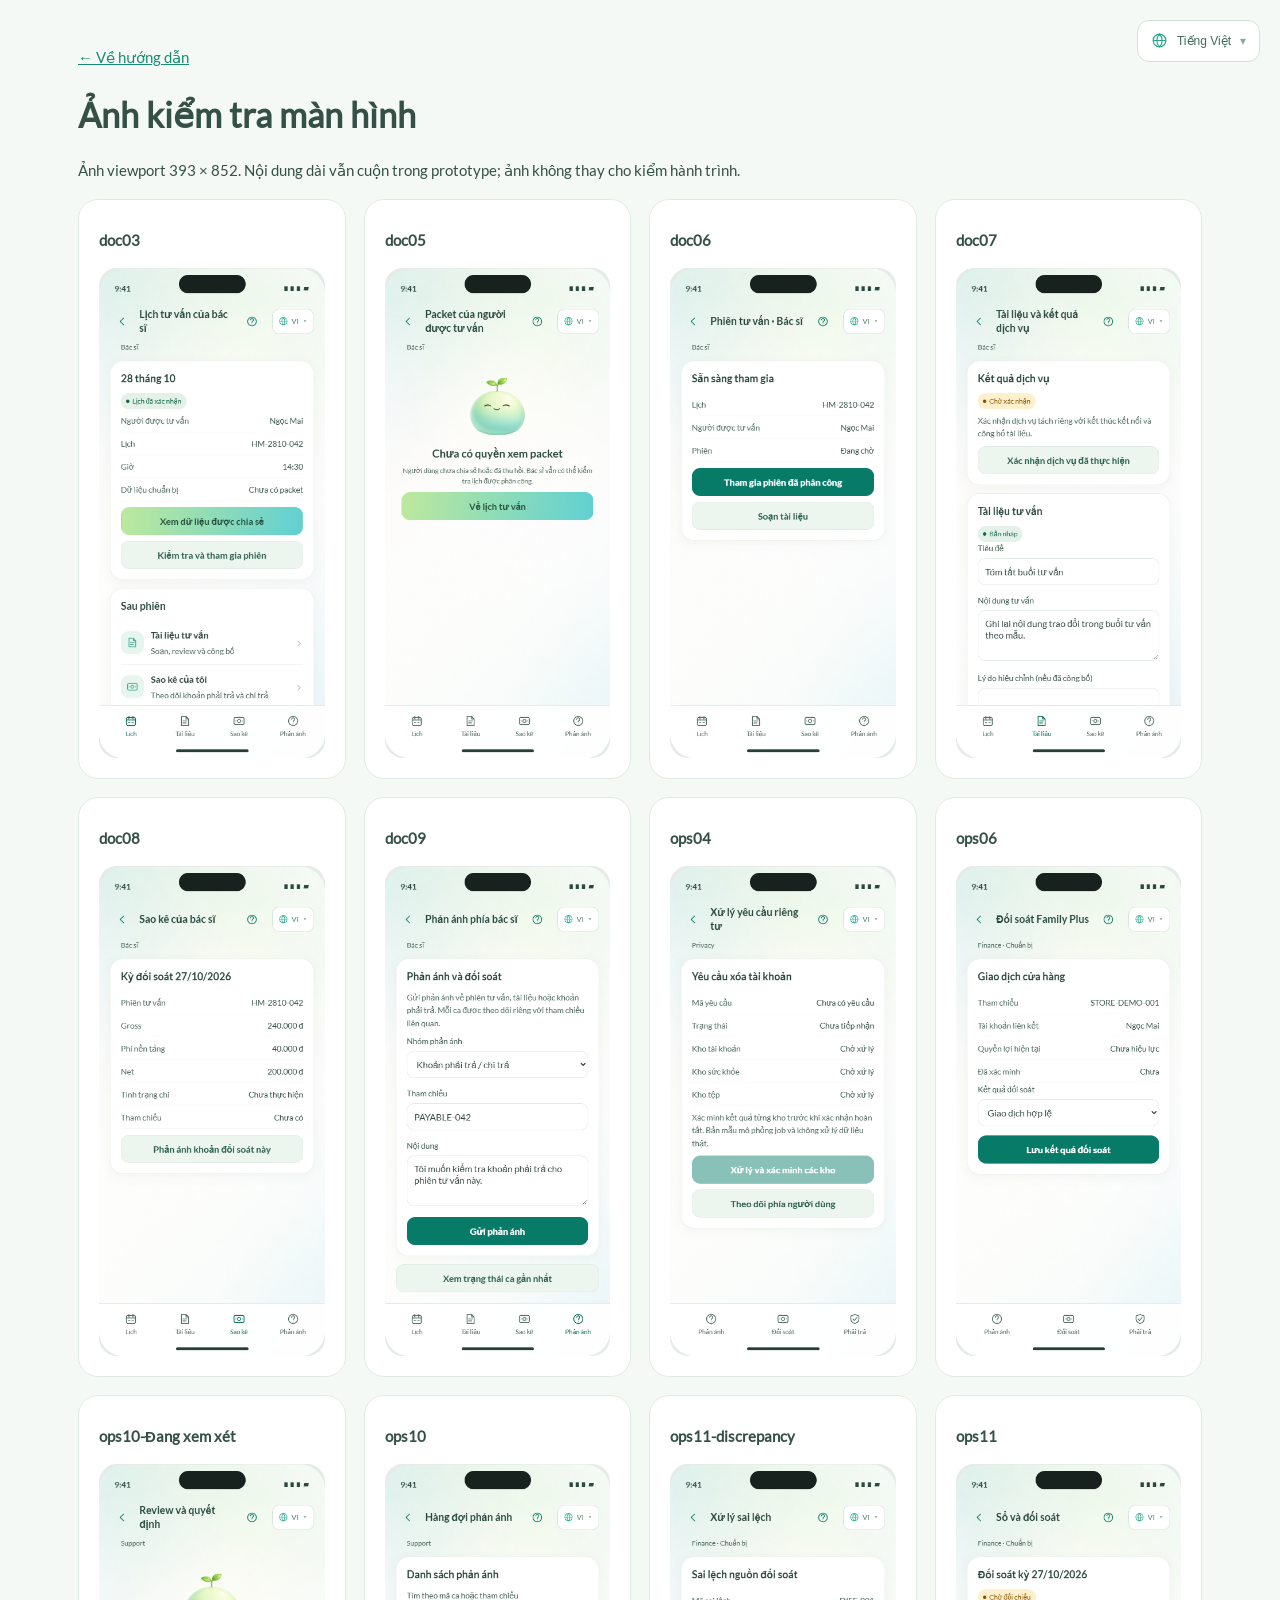
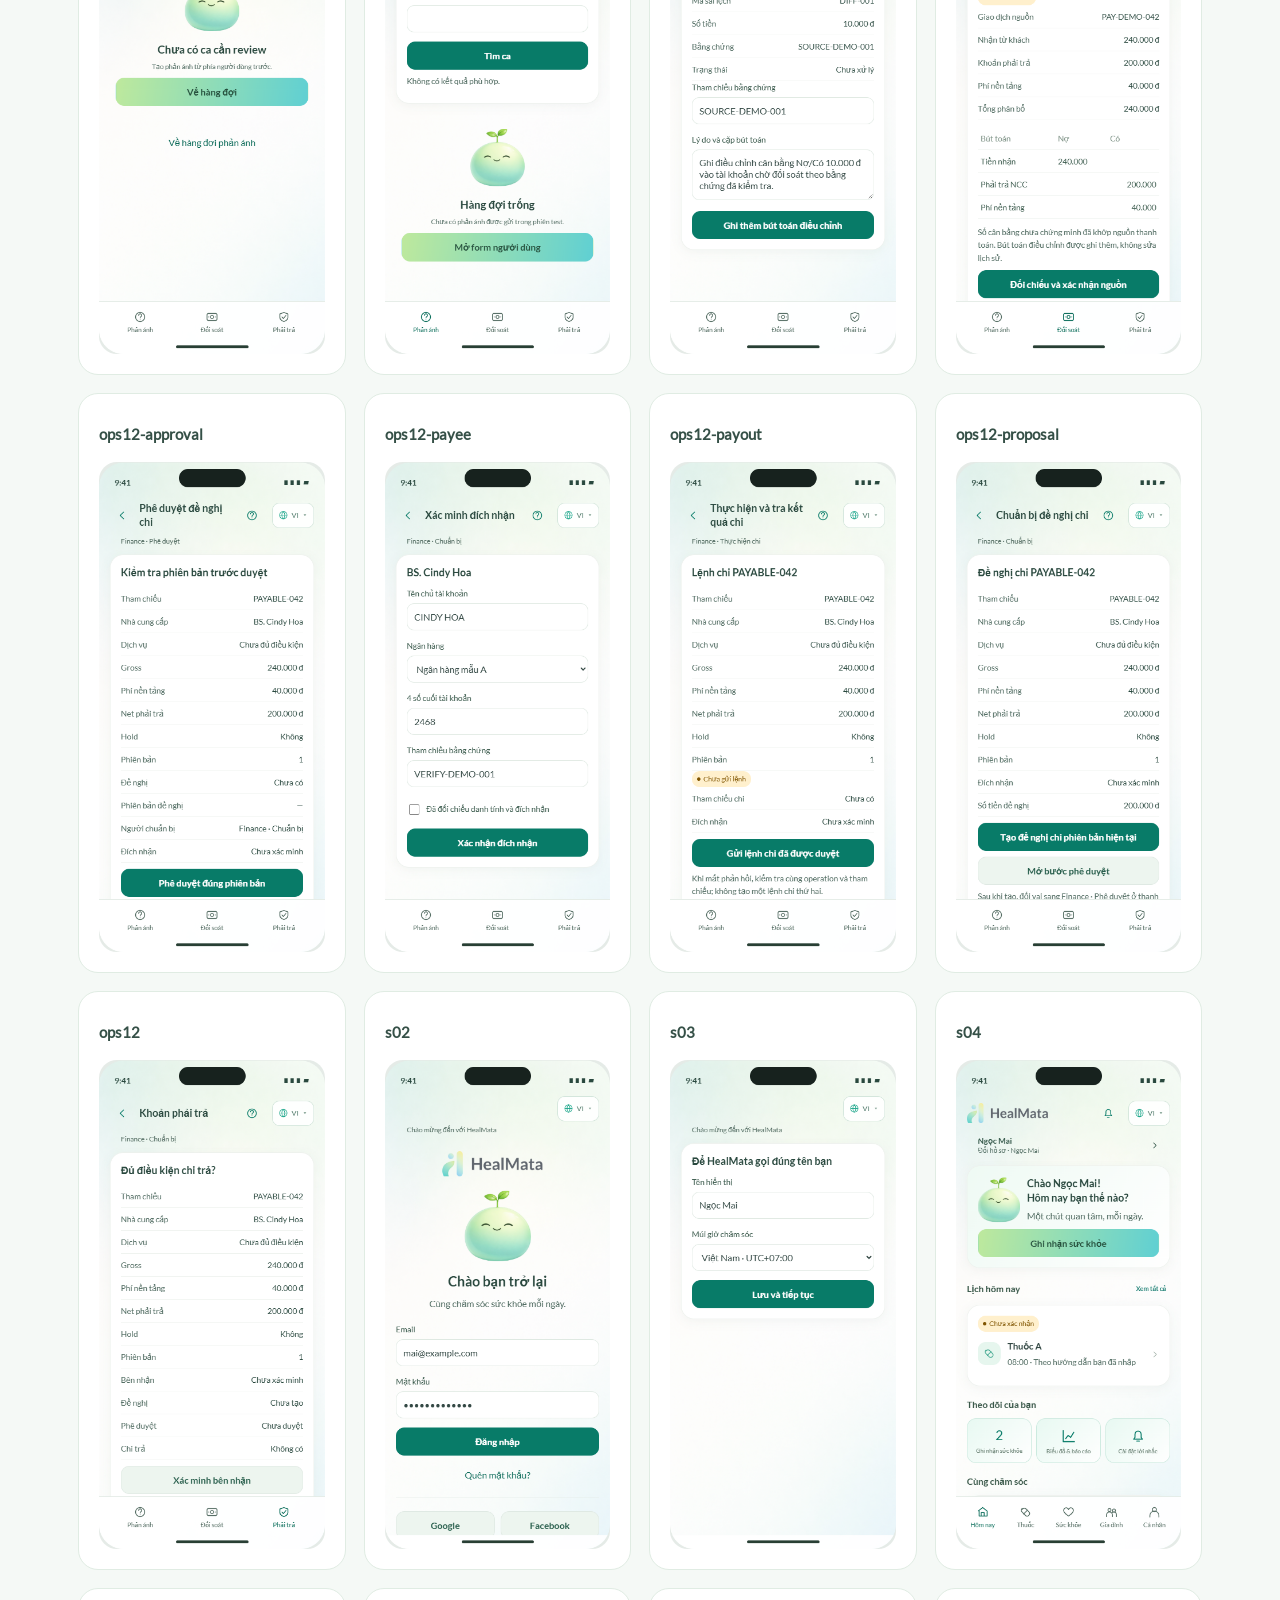
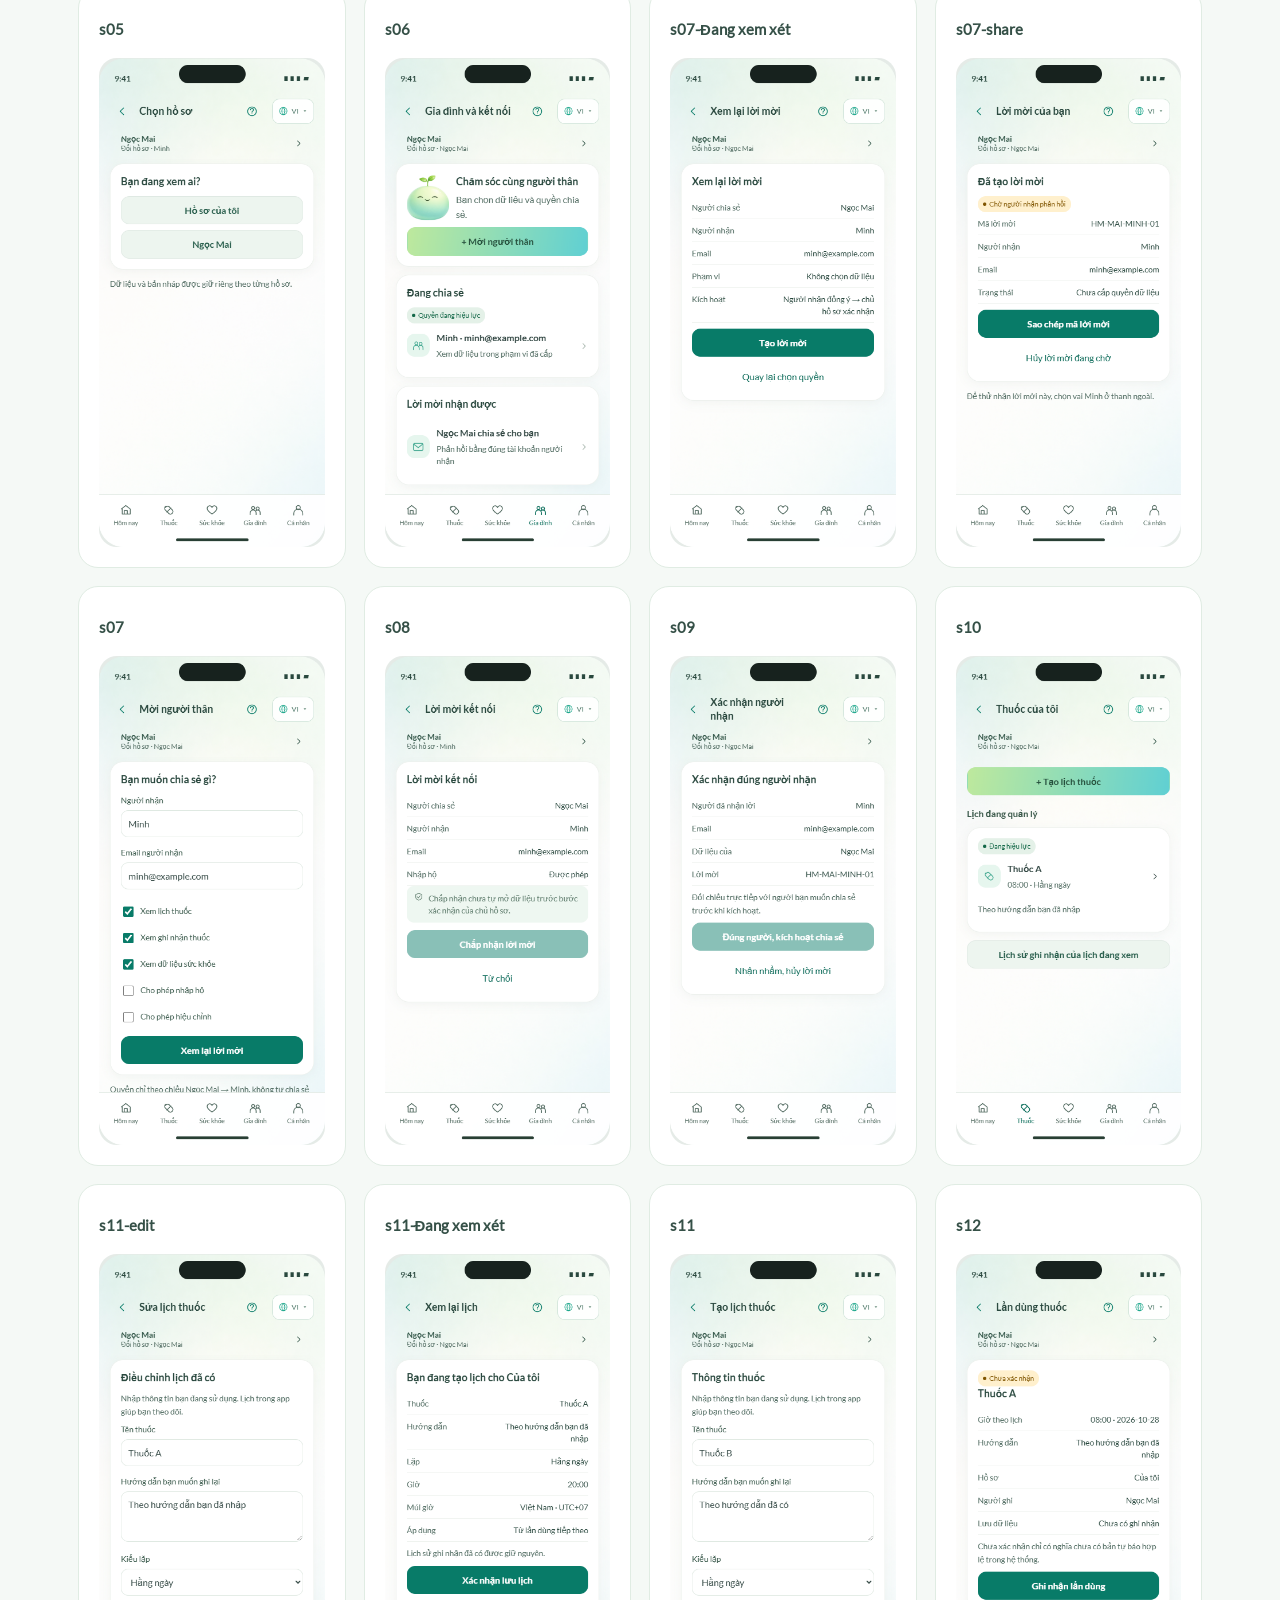
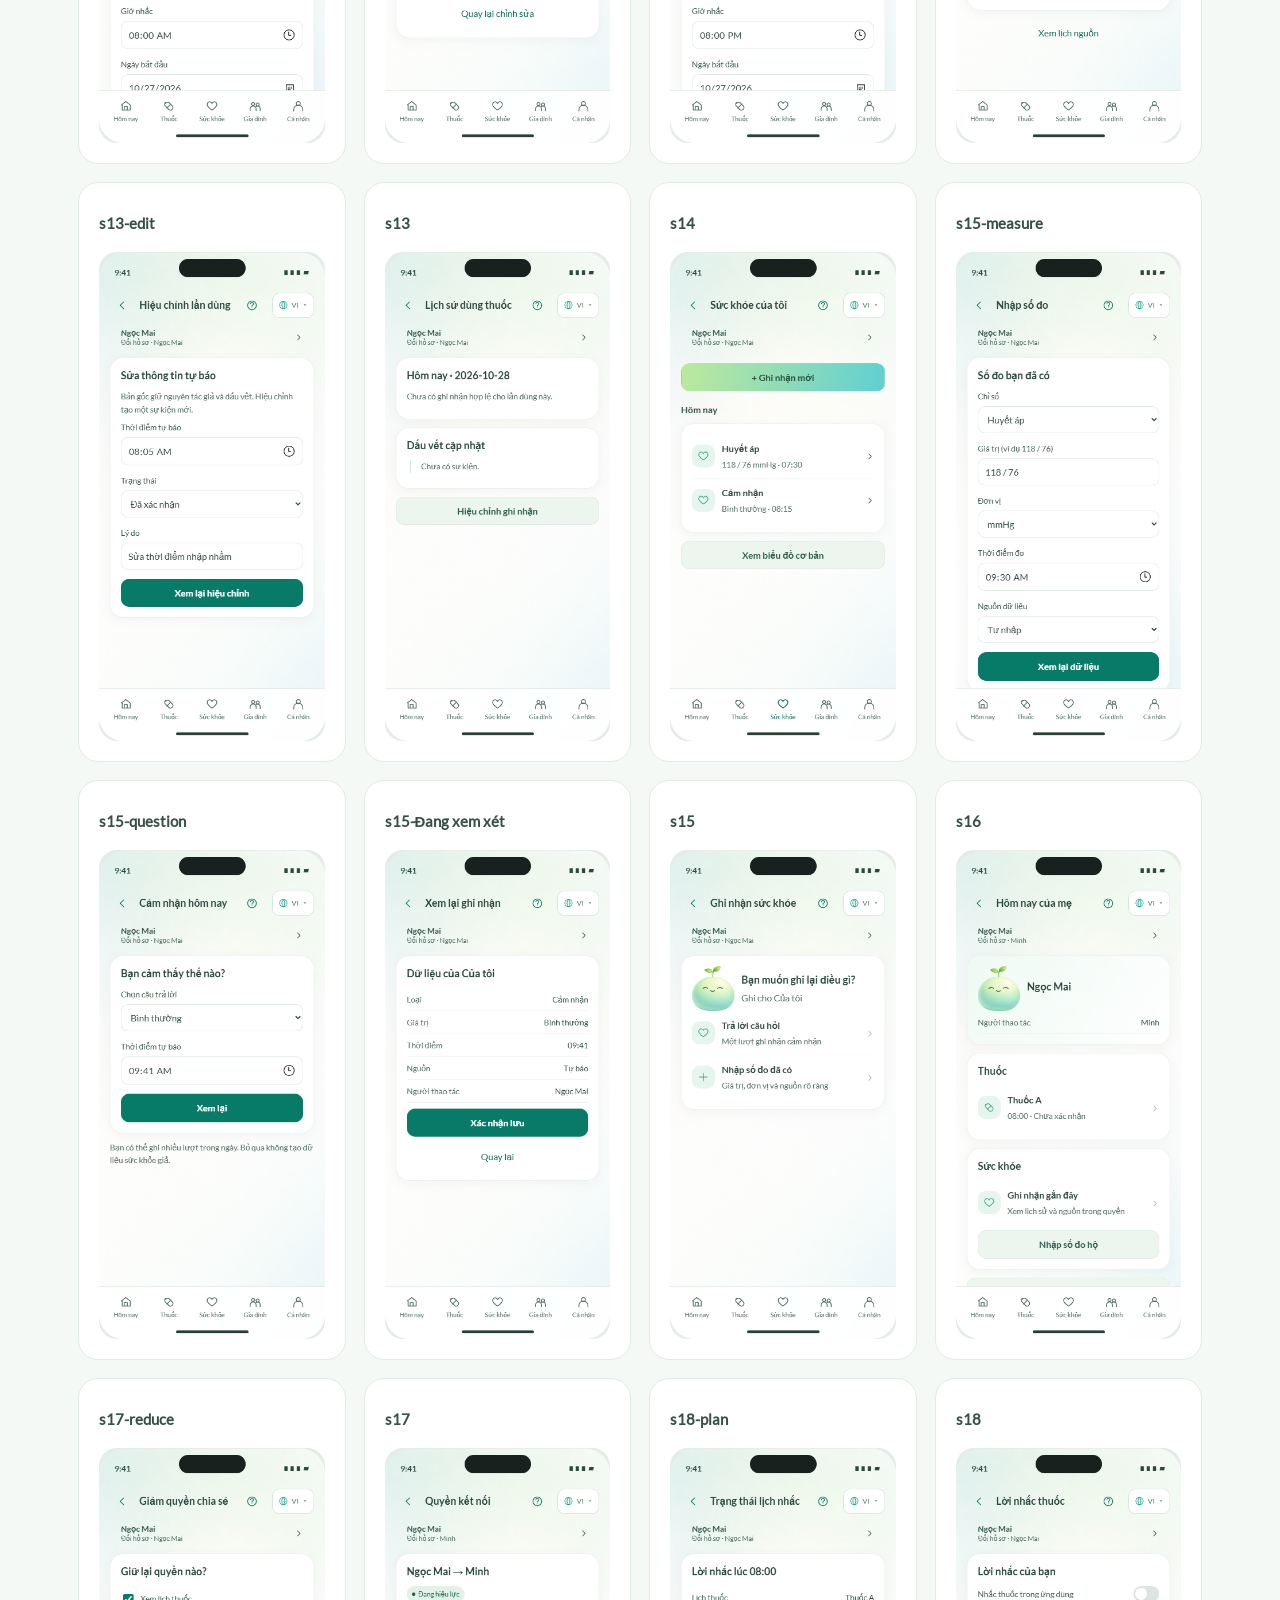
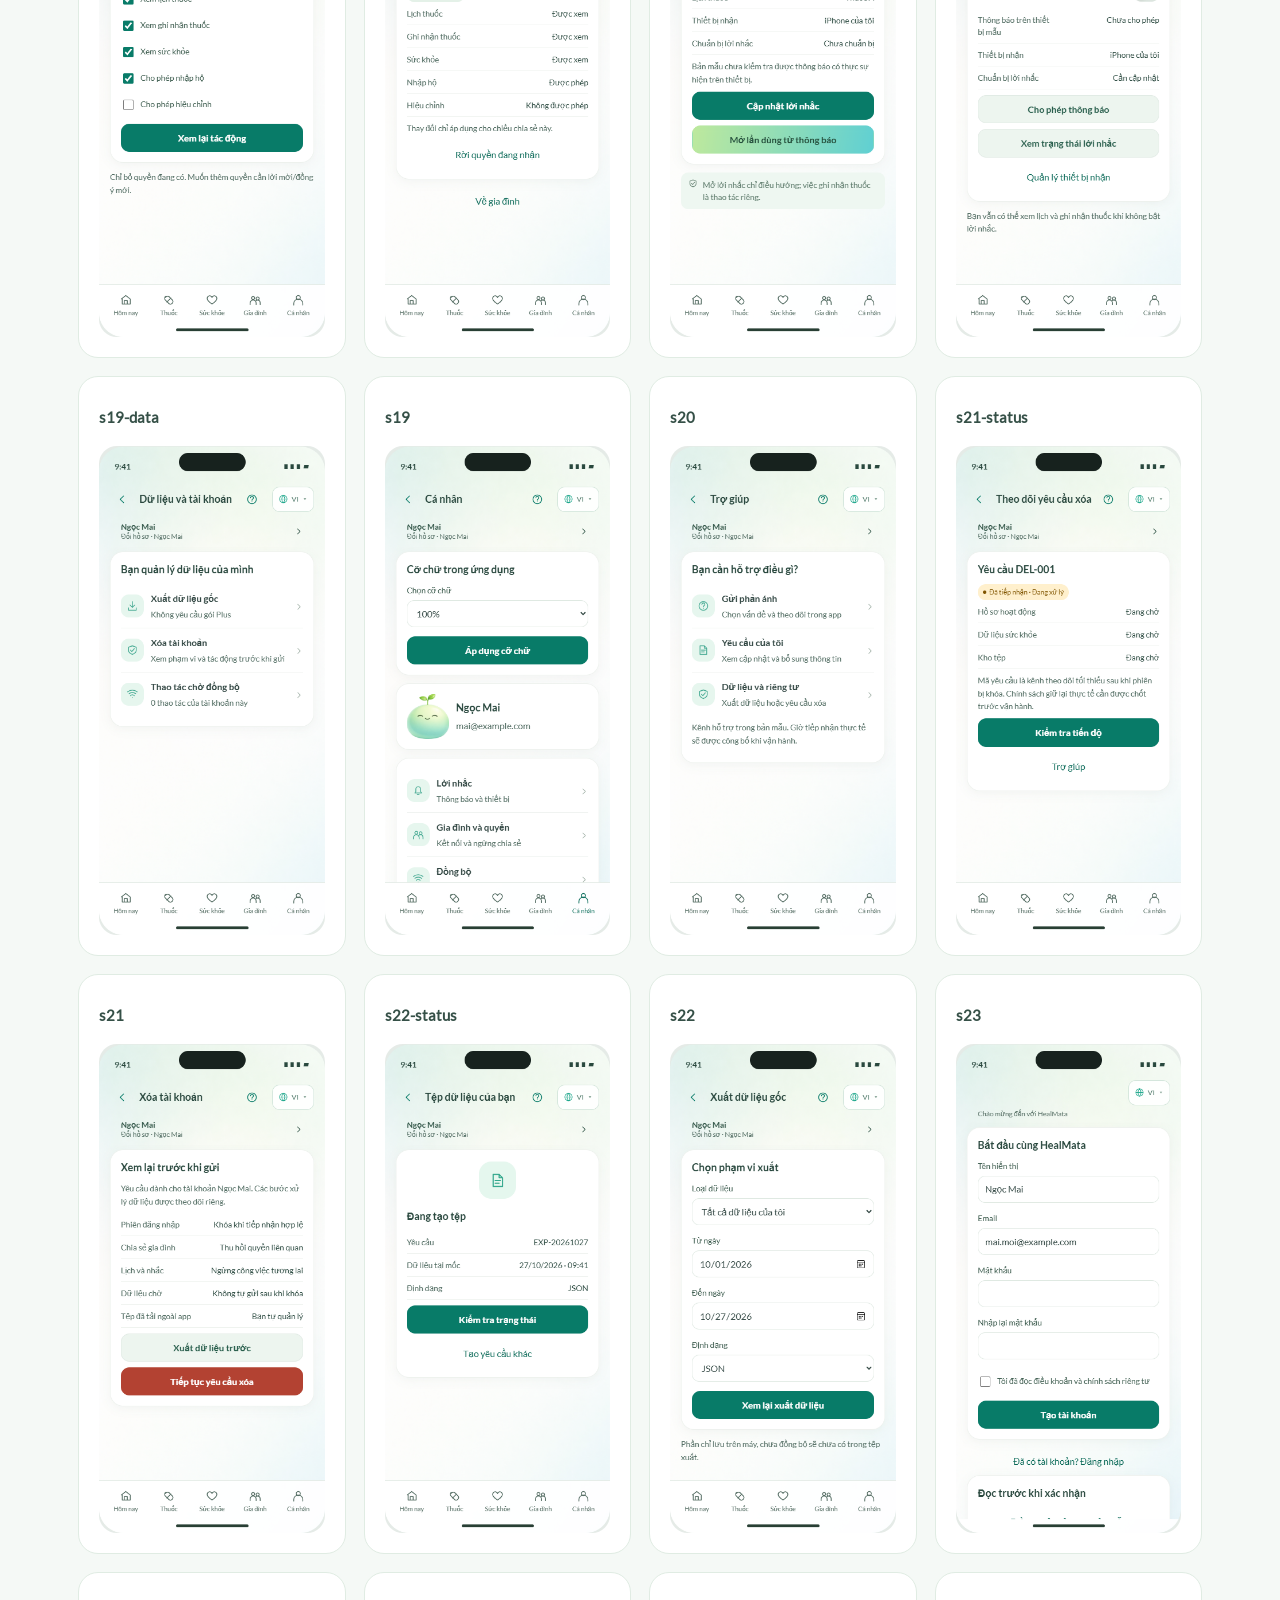
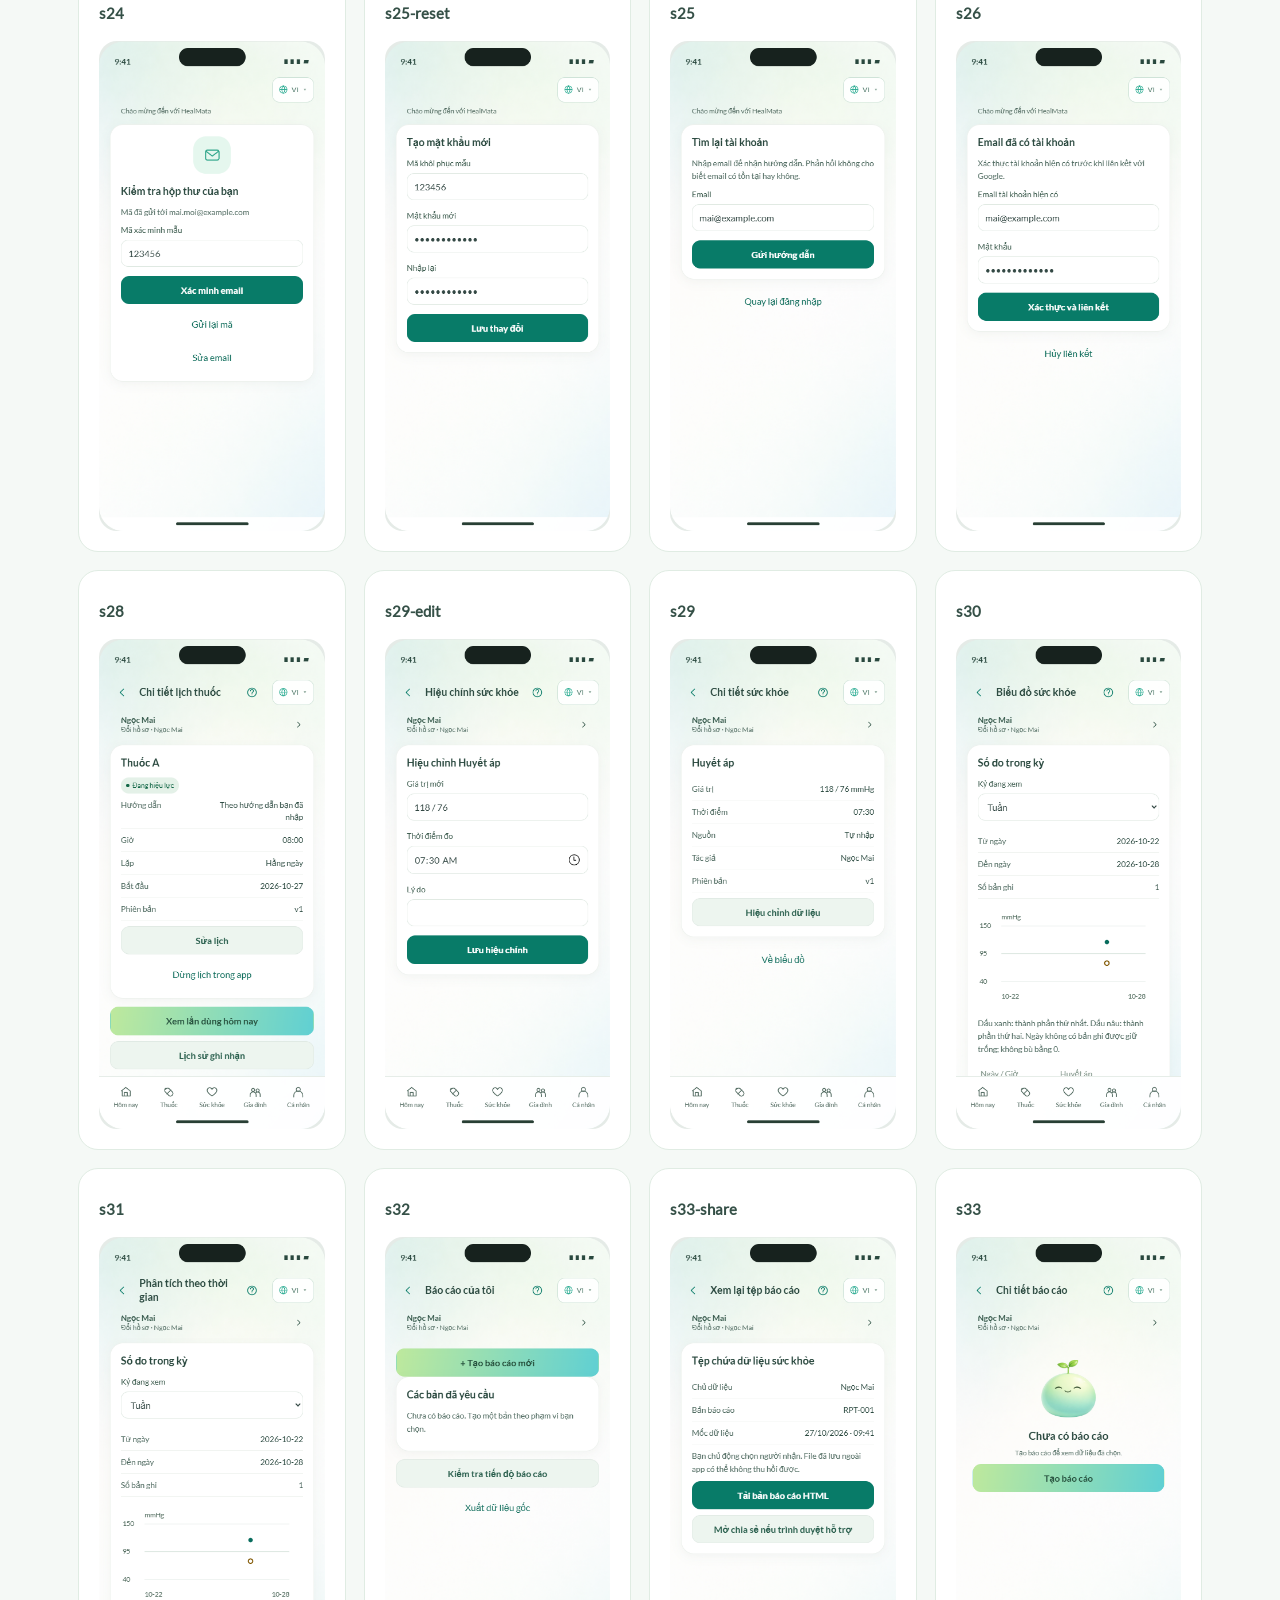
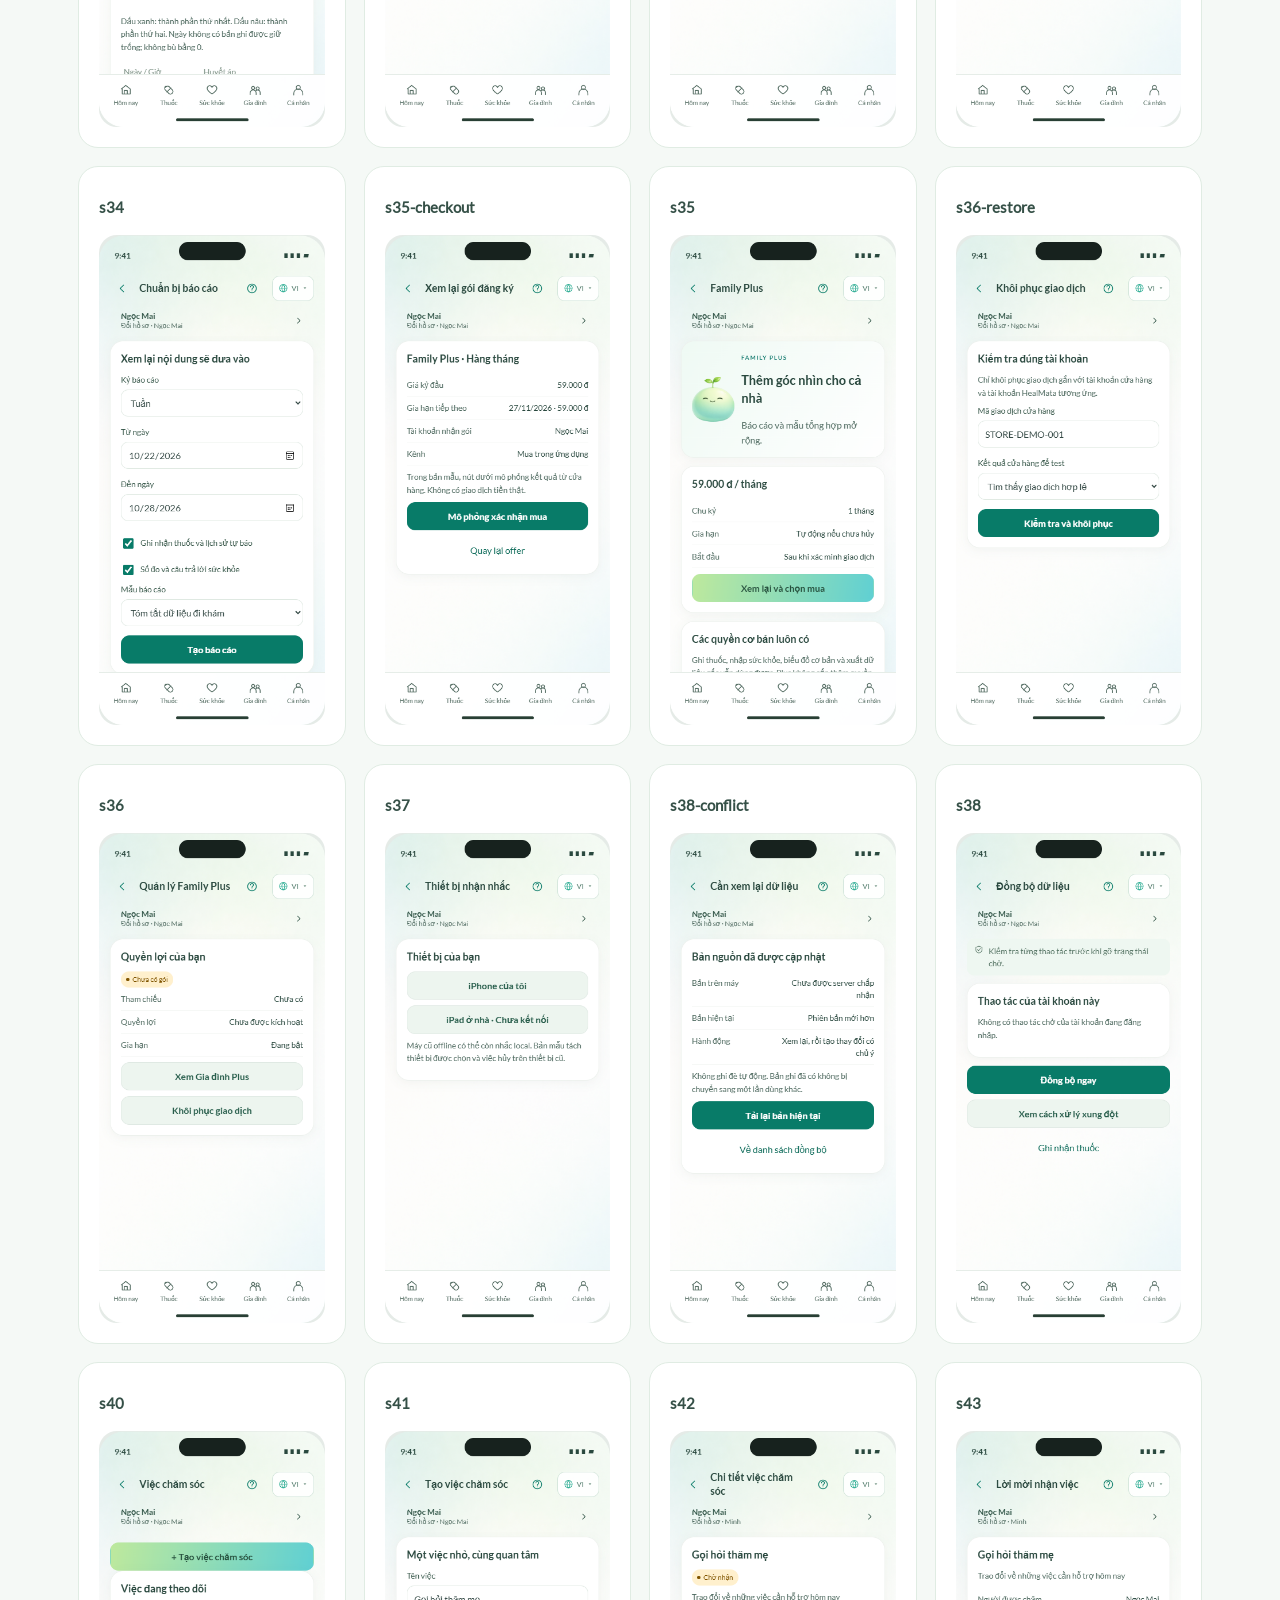
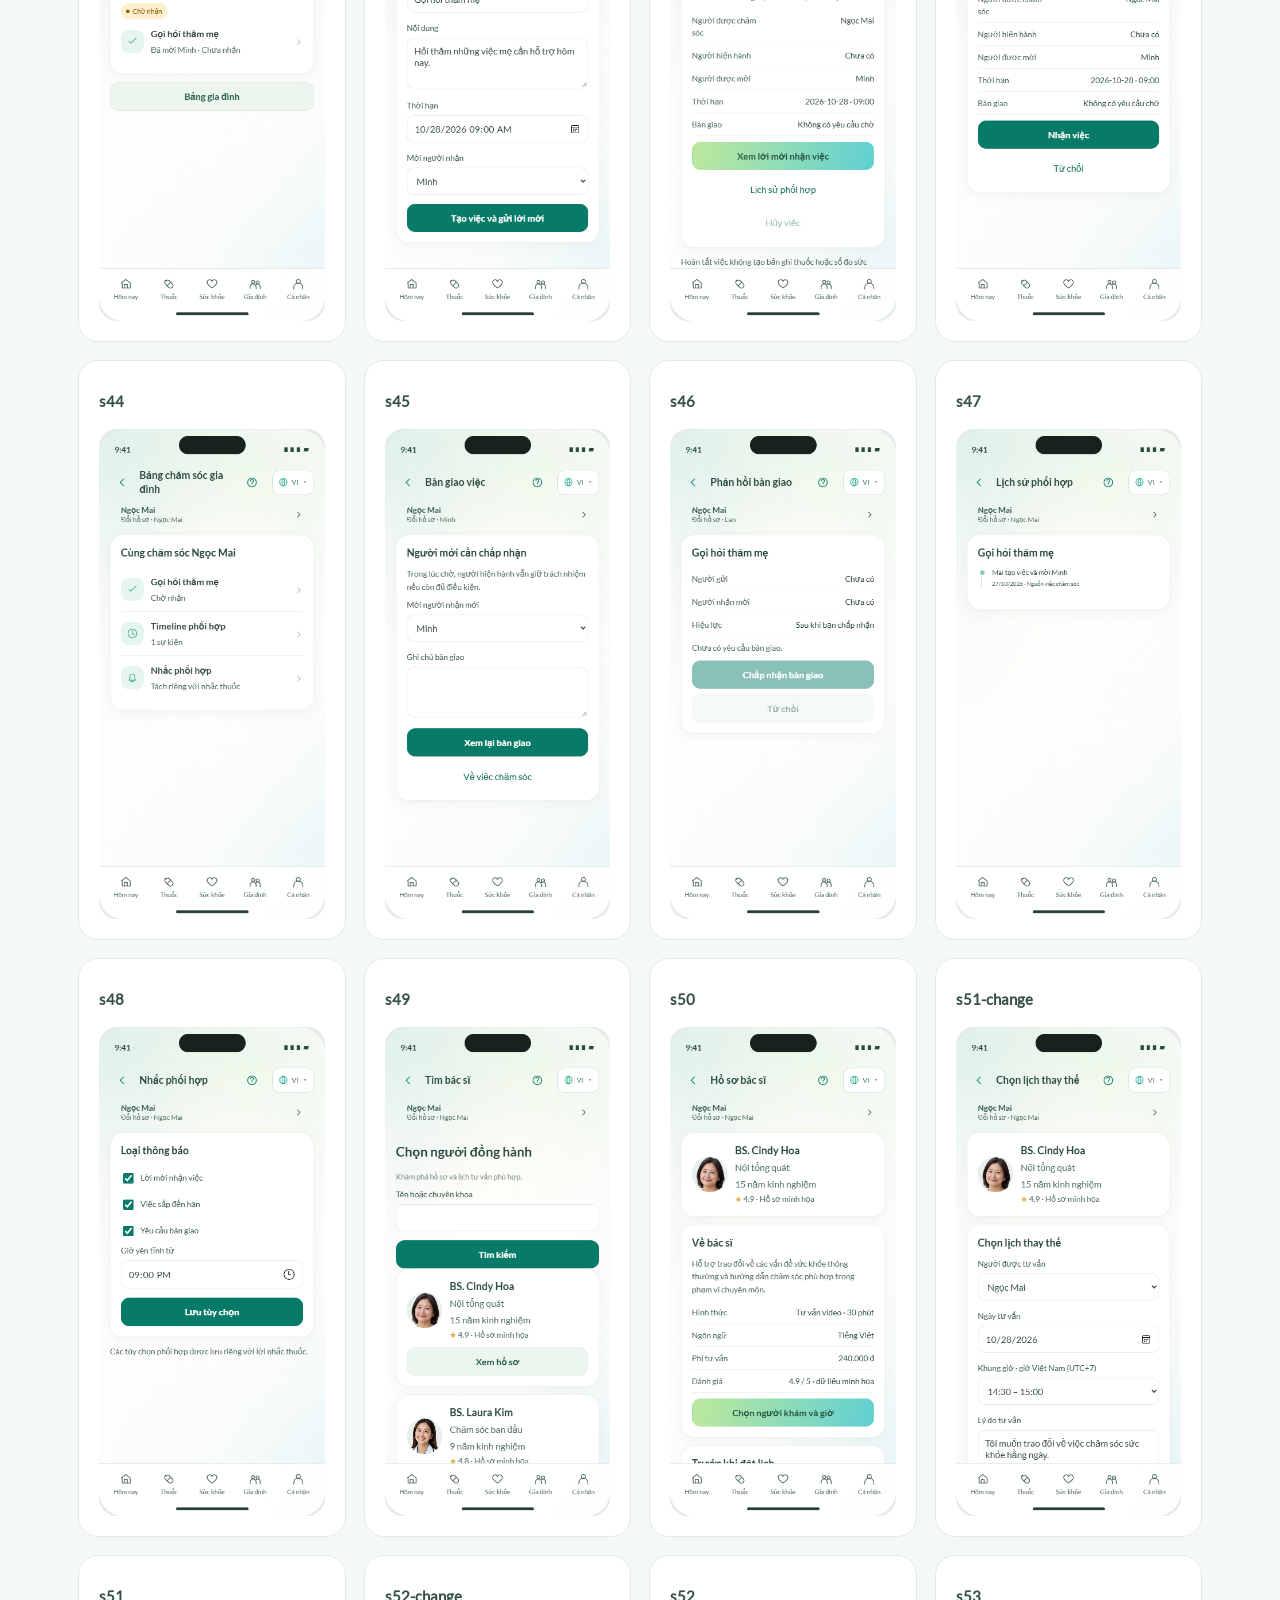
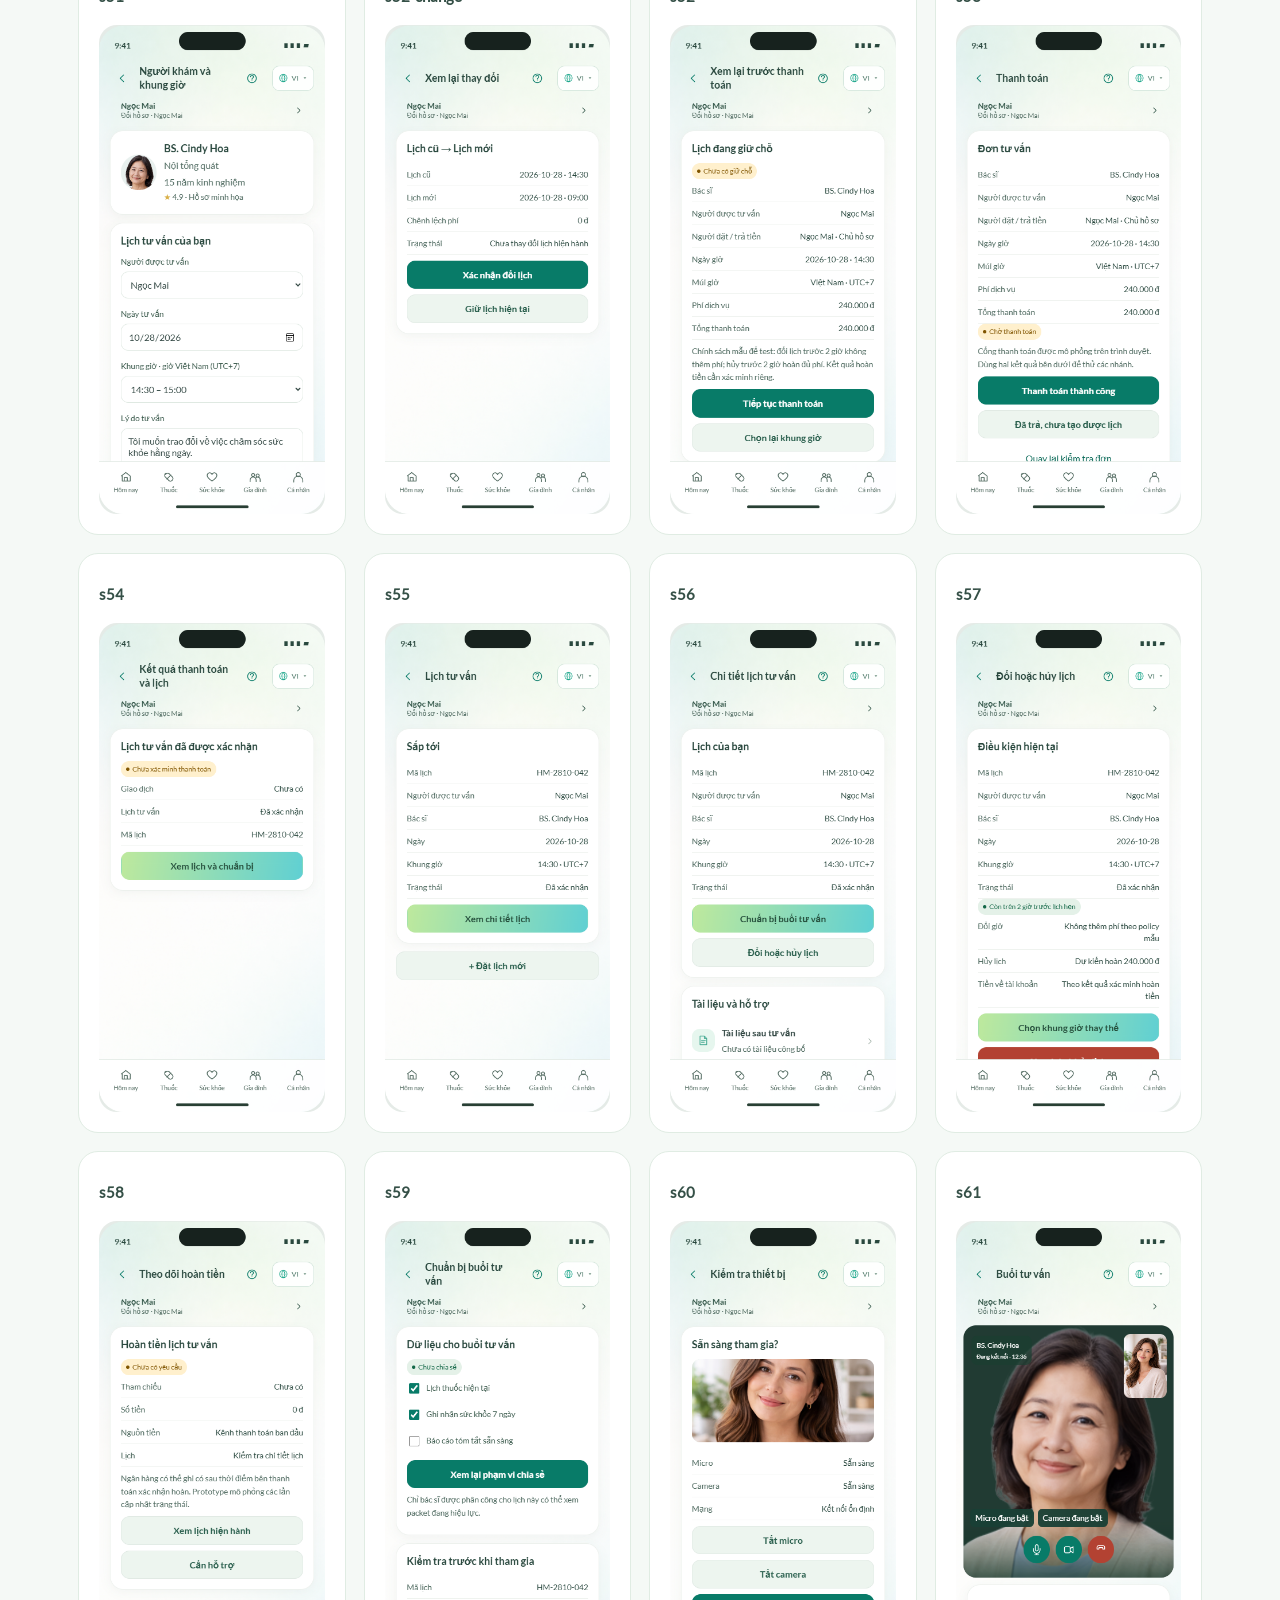
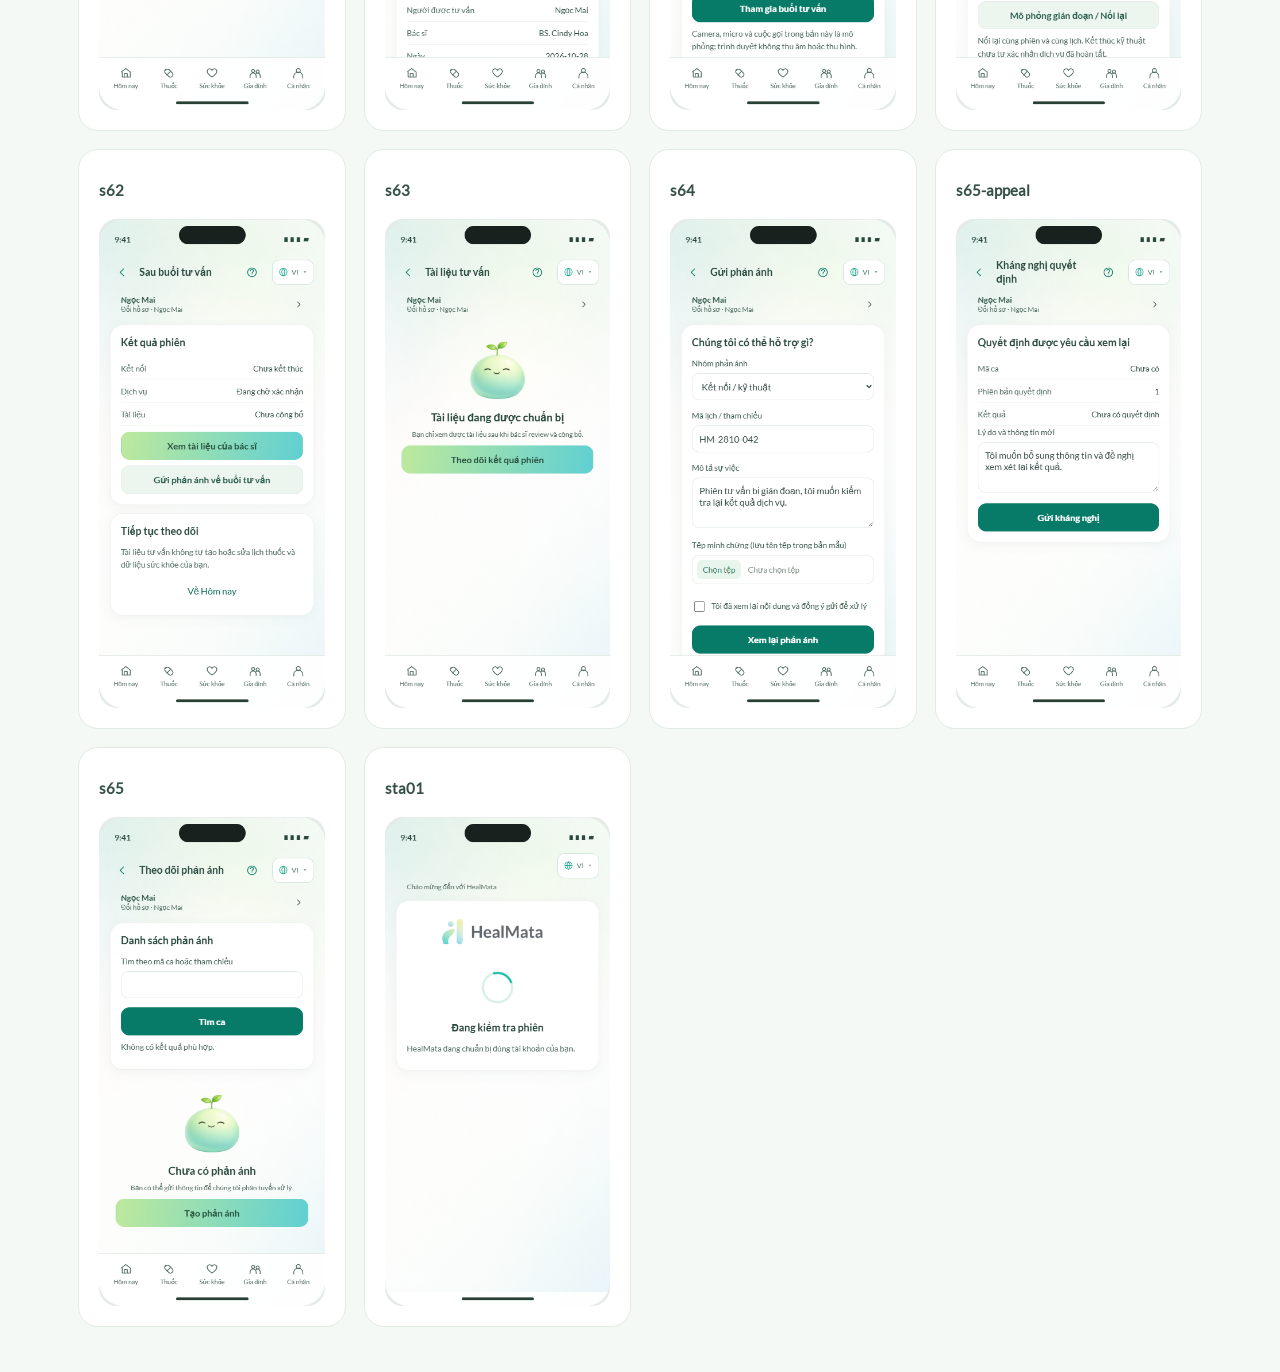
<file: qa/screen-gallery.html>
<!doctype html><html lang="vi"><meta charset="utf-8"><meta name="viewport" content="width=device-width,initial-scale=1"><title>HealMata · Screen QA</title><style>@font-face{font-family:Lato;src:url(../assets/fonts/Lato-Regular.ttf)}*{box-sizing:border-box}body{font:15px Lato,Arial,sans-serif;margin:0;background:#f5f9f6;color:#355047;line-height:1.7}main{max-width:1180px;margin:auto;padding:45px 28px}h1{font-size:34px;margin:15px 0}h2{margin-top:38px}.logo{width:200px}.tag{font-size:11px;letter-spacing:2px;color:#468e79}.lead{max-width:780px;color:#71877b}.buttons{display:flex;gap:12px;flex-wrap:wrap;margin:25px 0}.button{display:inline-block;background:#20bfa5;color:white;border-radius:13px;padding:12px 22px;text-decoration:none;font-weight:bold}.button.secondary{color:#48715f;background:#e4f2e9}.grid{display:grid;grid-template-columns:repeat(auto-fit,minmax(245px,1fr));gap:18px}.tile{background:white;border:1px solid #e0ece3;border-radius:20px;padding:20px;text-decoration:none;color:inherit}.tile:hover{border-color:#20bfa5}.tile small{color:#71a087}.tile strong{display:block;margin:8px 0}.tile img{display:block;width:100%;height:auto;border-radius:18px;margin-top:15px}.note{background:#e8f7ee;border-radius:18px;padding:20px;margin:25px 0}a{color:#188b71}li{margin-bottom:10px}footer{color:#87988c;font-size:12px;margin-top:40px}code{font-size:13px;background:#e8eee9;padding:2px 5px;border-radius:4px}</style><main><a href="../START_HERE.html">← Về hướng dẫn</a><h1>Ảnh kiểm tra màn hình</h1><p>Ảnh viewport 393 × 852. Nội dung dài vẫn cuộn trong prototype; ảnh không thay cho kiểm hành trình.</p><div class="grid"><a class="tile" href="doc03.png"><strong>doc03</strong><img loading="lazy" src="doc03.png" alt="Ảnh kiểm tra doc03"></a><a class="tile" href="doc05.png"><strong>doc05</strong><img loading="lazy" src="doc05.png" alt="Ảnh kiểm tra doc05"></a><a class="tile" href="doc06.png"><strong>doc06</strong><img loading="lazy" src="doc06.png" alt="Ảnh kiểm tra doc06"></a><a class="tile" href="doc07.png"><strong>doc07</strong><img loading="lazy" src="doc07.png" alt="Ảnh kiểm tra doc07"></a><a class="tile" href="doc08.png"><strong>doc08</strong><img loading="lazy" src="doc08.png" alt="Ảnh kiểm tra doc08"></a><a class="tile" href="doc09.png"><strong>doc09</strong><img loading="lazy" src="doc09.png" alt="Ảnh kiểm tra doc09"></a><a class="tile" href="ops04.png"><strong>ops04</strong><img loading="lazy" src="ops04.png" alt="Ảnh kiểm tra ops04"></a><a class="tile" href="ops06.png"><strong>ops06</strong><img loading="lazy" src="ops06.png" alt="Ảnh kiểm tra ops06"></a><a class="tile" href="ops10-review.png"><strong>ops10-review</strong><img loading="lazy" src="ops10-review.png" alt="Ảnh kiểm tra ops10-review"></a><a class="tile" href="ops10.png"><strong>ops10</strong><img loading="lazy" src="ops10.png" alt="Ảnh kiểm tra ops10"></a><a class="tile" href="ops11-discrepancy.png"><strong>ops11-discrepancy</strong><img loading="lazy" src="ops11-discrepancy.png" alt="Ảnh kiểm tra ops11-discrepancy"></a><a class="tile" href="ops11.png"><strong>ops11</strong><img loading="lazy" src="ops11.png" alt="Ảnh kiểm tra ops11"></a><a class="tile" href="ops12-approval.png"><strong>ops12-approval</strong><img loading="lazy" src="ops12-approval.png" alt="Ảnh kiểm tra ops12-approval"></a><a class="tile" href="ops12-payee.png"><strong>ops12-payee</strong><img loading="lazy" src="ops12-payee.png" alt="Ảnh kiểm tra ops12-payee"></a><a class="tile" href="ops12-payout.png"><strong>ops12-payout</strong><img loading="lazy" src="ops12-payout.png" alt="Ảnh kiểm tra ops12-payout"></a><a class="tile" href="ops12-proposal.png"><strong>ops12-proposal</strong><img loading="lazy" src="ops12-proposal.png" alt="Ảnh kiểm tra ops12-proposal"></a><a class="tile" href="ops12.png"><strong>ops12</strong><img loading="lazy" src="ops12.png" alt="Ảnh kiểm tra ops12"></a><a class="tile" href="s02.png"><strong>s02</strong><img loading="lazy" src="s02.png" alt="Ảnh kiểm tra s02"></a><a class="tile" href="s03.png"><strong>s03</strong><img loading="lazy" src="s03.png" alt="Ảnh kiểm tra s03"></a><a class="tile" href="s04.png"><strong>s04</strong><img loading="lazy" src="s04.png" alt="Ảnh kiểm tra s04"></a><a class="tile" href="s05.png"><strong>s05</strong><img loading="lazy" src="s05.png" alt="Ảnh kiểm tra s05"></a><a class="tile" href="s06.png"><strong>s06</strong><img loading="lazy" src="s06.png" alt="Ảnh kiểm tra s06"></a><a class="tile" href="s07-review.png"><strong>s07-review</strong><img loading="lazy" src="s07-review.png" alt="Ảnh kiểm tra s07-review"></a><a class="tile" href="s07-share.png"><strong>s07-share</strong><img loading="lazy" src="s07-share.png" alt="Ảnh kiểm tra s07-share"></a><a class="tile" href="s07.png"><strong>s07</strong><img loading="lazy" src="s07.png" alt="Ảnh kiểm tra s07"></a><a class="tile" href="s08.png"><strong>s08</strong><img loading="lazy" src="s08.png" alt="Ảnh kiểm tra s08"></a><a class="tile" href="s09.png"><strong>s09</strong><img loading="lazy" src="s09.png" alt="Ảnh kiểm tra s09"></a><a class="tile" href="s10.png"><strong>s10</strong><img loading="lazy" src="s10.png" alt="Ảnh kiểm tra s10"></a><a class="tile" href="s11-edit.png"><strong>s11-edit</strong><img loading="lazy" src="s11-edit.png" alt="Ảnh kiểm tra s11-edit"></a><a class="tile" href="s11-review.png"><strong>s11-review</strong><img loading="lazy" src="s11-review.png" alt="Ảnh kiểm tra s11-review"></a><a class="tile" href="s11.png"><strong>s11</strong><img loading="lazy" src="s11.png" alt="Ảnh kiểm tra s11"></a><a class="tile" href="s12.png"><strong>s12</strong><img loading="lazy" src="s12.png" alt="Ảnh kiểm tra s12"></a><a class="tile" href="s13-edit.png"><strong>s13-edit</strong><img loading="lazy" src="s13-edit.png" alt="Ảnh kiểm tra s13-edit"></a><a class="tile" href="s13.png"><strong>s13</strong><img loading="lazy" src="s13.png" alt="Ảnh kiểm tra s13"></a><a class="tile" href="s14.png"><strong>s14</strong><img loading="lazy" src="s14.png" alt="Ảnh kiểm tra s14"></a><a class="tile" href="s15-measure.png"><strong>s15-measure</strong><img loading="lazy" src="s15-measure.png" alt="Ảnh kiểm tra s15-measure"></a><a class="tile" href="s15-question.png"><strong>s15-question</strong><img loading="lazy" src="s15-question.png" alt="Ảnh kiểm tra s15-question"></a><a class="tile" href="s15-review.png"><strong>s15-review</strong><img loading="lazy" src="s15-review.png" alt="Ảnh kiểm tra s15-review"></a><a class="tile" href="s15.png"><strong>s15</strong><img loading="lazy" src="s15.png" alt="Ảnh kiểm tra s15"></a><a class="tile" href="s16.png"><strong>s16</strong><img loading="lazy" src="s16.png" alt="Ảnh kiểm tra s16"></a><a class="tile" href="s17-reduce.png"><strong>s17-reduce</strong><img loading="lazy" src="s17-reduce.png" alt="Ảnh kiểm tra s17-reduce"></a><a class="tile" href="s17.png"><strong>s17</strong><img loading="lazy" src="s17.png" alt="Ảnh kiểm tra s17"></a><a class="tile" href="s18-plan.png"><strong>s18-plan</strong><img loading="lazy" src="s18-plan.png" alt="Ảnh kiểm tra s18-plan"></a><a class="tile" href="s18.png"><strong>s18</strong><img loading="lazy" src="s18.png" alt="Ảnh kiểm tra s18"></a><a class="tile" href="s19-data.png"><strong>s19-data</strong><img loading="lazy" src="s19-data.png" alt="Ảnh kiểm tra s19-data"></a><a class="tile" href="s19.png"><strong>s19</strong><img loading="lazy" src="s19.png" alt="Ảnh kiểm tra s19"></a><a class="tile" href="s20.png"><strong>s20</strong><img loading="lazy" src="s20.png" alt="Ảnh kiểm tra s20"></a><a class="tile" href="s21-status.png"><strong>s21-status</strong><img loading="lazy" src="s21-status.png" alt="Ảnh kiểm tra s21-status"></a><a class="tile" href="s21.png"><strong>s21</strong><img loading="lazy" src="s21.png" alt="Ảnh kiểm tra s21"></a><a class="tile" href="s22-status.png"><strong>s22-status</strong><img loading="lazy" src="s22-status.png" alt="Ảnh kiểm tra s22-status"></a><a class="tile" href="s22.png"><strong>s22</strong><img loading="lazy" src="s22.png" alt="Ảnh kiểm tra s22"></a><a class="tile" href="s23.png"><strong>s23</strong><img loading="lazy" src="s23.png" alt="Ảnh kiểm tra s23"></a><a class="tile" href="s24.png"><strong>s24</strong><img loading="lazy" src="s24.png" alt="Ảnh kiểm tra s24"></a><a class="tile" href="s25-reset.png"><strong>s25-reset</strong><img loading="lazy" src="s25-reset.png" alt="Ảnh kiểm tra s25-reset"></a><a class="tile" href="s25.png"><strong>s25</strong><img loading="lazy" src="s25.png" alt="Ảnh kiểm tra s25"></a><a class="tile" href="s26.png"><strong>s26</strong><img loading="lazy" src="s26.png" alt="Ảnh kiểm tra s26"></a><a class="tile" href="s28.png"><strong>s28</strong><img loading="lazy" src="s28.png" alt="Ảnh kiểm tra s28"></a><a class="tile" href="s29-edit.png"><strong>s29-edit</strong><img loading="lazy" src="s29-edit.png" alt="Ảnh kiểm tra s29-edit"></a><a class="tile" href="s29.png"><strong>s29</strong><img loading="lazy" src="s29.png" alt="Ảnh kiểm tra s29"></a><a class="tile" href="s30.png"><strong>s30</strong><img loading="lazy" src="s30.png" alt="Ảnh kiểm tra s30"></a><a class="tile" href="s31.png"><strong>s31</strong><img loading="lazy" src="s31.png" alt="Ảnh kiểm tra s31"></a><a class="tile" href="s32.png"><strong>s32</strong><img loading="lazy" src="s32.png" alt="Ảnh kiểm tra s32"></a><a class="tile" href="s33-share.png"><strong>s33-share</strong><img loading="lazy" src="s33-share.png" alt="Ảnh kiểm tra s33-share"></a><a class="tile" href="s33.png"><strong>s33</strong><img loading="lazy" src="s33.png" alt="Ảnh kiểm tra s33"></a><a class="tile" href="s34.png"><strong>s34</strong><img loading="lazy" src="s34.png" alt="Ảnh kiểm tra s34"></a><a class="tile" href="s35-checkout.png"><strong>s35-checkout</strong><img loading="lazy" src="s35-checkout.png" alt="Ảnh kiểm tra s35-checkout"></a><a class="tile" href="s35.png"><strong>s35</strong><img loading="lazy" src="s35.png" alt="Ảnh kiểm tra s35"></a><a class="tile" href="s36-restore.png"><strong>s36-restore</strong><img loading="lazy" src="s36-restore.png" alt="Ảnh kiểm tra s36-restore"></a><a class="tile" href="s36.png"><strong>s36</strong><img loading="lazy" src="s36.png" alt="Ảnh kiểm tra s36"></a><a class="tile" href="s37.png"><strong>s37</strong><img loading="lazy" src="s37.png" alt="Ảnh kiểm tra s37"></a><a class="tile" href="s38-conflict.png"><strong>s38-conflict</strong><img loading="lazy" src="s38-conflict.png" alt="Ảnh kiểm tra s38-conflict"></a><a class="tile" href="s38.png"><strong>s38</strong><img loading="lazy" src="s38.png" alt="Ảnh kiểm tra s38"></a><a class="tile" href="s40.png"><strong>s40</strong><img loading="lazy" src="s40.png" alt="Ảnh kiểm tra s40"></a><a class="tile" href="s41.png"><strong>s41</strong><img loading="lazy" src="s41.png" alt="Ảnh kiểm tra s41"></a><a class="tile" href="s42.png"><strong>s42</strong><img loading="lazy" src="s42.png" alt="Ảnh kiểm tra s42"></a><a class="tile" href="s43.png"><strong>s43</strong><img loading="lazy" src="s43.png" alt="Ảnh kiểm tra s43"></a><a class="tile" href="s44.png"><strong>s44</strong><img loading="lazy" src="s44.png" alt="Ảnh kiểm tra s44"></a><a class="tile" href="s45.png"><strong>s45</strong><img loading="lazy" src="s45.png" alt="Ảnh kiểm tra s45"></a><a class="tile" href="s46.png"><strong>s46</strong><img loading="lazy" src="s46.png" alt="Ảnh kiểm tra s46"></a><a class="tile" href="s47.png"><strong>s47</strong><img loading="lazy" src="s47.png" alt="Ảnh kiểm tra s47"></a><a class="tile" href="s48.png"><strong>s48</strong><img loading="lazy" src="s48.png" alt="Ảnh kiểm tra s48"></a><a class="tile" href="s49.png"><strong>s49</strong><img loading="lazy" src="s49.png" alt="Ảnh kiểm tra s49"></a><a class="tile" href="s50.png"><strong>s50</strong><img loading="lazy" src="s50.png" alt="Ảnh kiểm tra s50"></a><a class="tile" href="s51-change.png"><strong>s51-change</strong><img loading="lazy" src="s51-change.png" alt="Ảnh kiểm tra s51-change"></a><a class="tile" href="s51.png"><strong>s51</strong><img loading="lazy" src="s51.png" alt="Ảnh kiểm tra s51"></a><a class="tile" href="s52-change.png"><strong>s52-change</strong><img loading="lazy" src="s52-change.png" alt="Ảnh kiểm tra s52-change"></a><a class="tile" href="s52.png"><strong>s52</strong><img loading="lazy" src="s52.png" alt="Ảnh kiểm tra s52"></a><a class="tile" href="s53.png"><strong>s53</strong><img loading="lazy" src="s53.png" alt="Ảnh kiểm tra s53"></a><a class="tile" href="s54.png"><strong>s54</strong><img loading="lazy" src="s54.png" alt="Ảnh kiểm tra s54"></a><a class="tile" href="s55.png"><strong>s55</strong><img loading="lazy" src="s55.png" alt="Ảnh kiểm tra s55"></a><a class="tile" href="s56.png"><strong>s56</strong><img loading="lazy" src="s56.png" alt="Ảnh kiểm tra s56"></a><a class="tile" href="s57.png"><strong>s57</strong><img loading="lazy" src="s57.png" alt="Ảnh kiểm tra s57"></a><a class="tile" href="s58.png"><strong>s58</strong><img loading="lazy" src="s58.png" alt="Ảnh kiểm tra s58"></a><a class="tile" href="s59.png"><strong>s59</strong><img loading="lazy" src="s59.png" alt="Ảnh kiểm tra s59"></a><a class="tile" href="s60.png"><strong>s60</strong><img loading="lazy" src="s60.png" alt="Ảnh kiểm tra s60"></a><a class="tile" href="s61.png"><strong>s61</strong><img loading="lazy" src="s61.png" alt="Ảnh kiểm tra s61"></a><a class="tile" href="s62.png"><strong>s62</strong><img loading="lazy" src="s62.png" alt="Ảnh kiểm tra s62"></a><a class="tile" href="s63.png"><strong>s63</strong><img loading="lazy" src="s63.png" alt="Ảnh kiểm tra s63"></a><a class="tile" href="s64.png"><strong>s64</strong><img loading="lazy" src="s64.png" alt="Ảnh kiểm tra s64"></a><a class="tile" href="s65-appeal.png"><strong>s65-appeal</strong><img loading="lazy" src="s65-appeal.png" alt="Ảnh kiểm tra s65-appeal"></a><a class="tile" href="s65.png"><strong>s65</strong><img loading="lazy" src="s65.png" alt="Ảnh kiểm tra s65"></a><a class="tile" href="sta01.png"><strong>sta01</strong><img loading="lazy" src="sta01.png" alt="Ảnh kiểm tra sta01"></a></div></main><link rel="stylesheet" href="../css/i18n.css"><script src="../js/translations.js"></script><script src="../js/i18n.js"></script></html>
</file>
<file: css/app.css>
@font-face{font-family:Lato;src:url('../assets/fonts/Lato-Regular.ttf') format('truetype');font-weight:400;font-display:swap}@font-face{font-family:Lato;src:url('../assets/fonts/Lato-Bold.ttf') format('truetype');font-weight:700;font-display:swap}
:root{--ink:#334844;--muted:#738781;--brand:#20bfa5;--brand-dark:#167c70;--mint:#dff4ed;--line:#e4ece8;--paper:#fff;--background:#f5f8f6;--shadow:0 4px 18px #25483a0d;--warn:#b37c1c;--error:#bd5d52;color-scheme:light}*{box-sizing:border-box}body{margin:0;font-family:Lato,Arial,sans-serif;color:var(--ink);background:var(--background);font-size:14px}button,input,select,textarea{font:inherit}button,a,summary{cursor:pointer}button{color:inherit}button:focus-visible,a:focus-visible,summary:focus-visible,input:focus-visible,select:focus-visible,textarea:focus-visible{outline:3px solid #4db5cb;outline-offset:3px}button:disabled{cursor:not-allowed;opacity:.48}[hidden]{display:none!important}a{color:var(--brand-dark)}svg{flex:none;vertical-align:middle}.library{position:fixed;left:0;top:0;bottom:0;width:265px;padding:28px 18px;background:#fff;border-right:1px solid var(--line);overflow-y:auto;z-index:10}.library-logo{width:183px;height:43px;object-fit:contain;object-position:left;margin:0 12px 16px}.library-intro{font-size:10px;letter-spacing:1.5px;color:var(--muted);padding:0 12px 20px;display:flex;justify-content:space-between}.library-intro span{letter-spacing:0;font-size:11px;color:var(--brand-dark)}.flow-group{font-size:10px;text-transform:uppercase;letter-spacing:1px;color:#95a29c;margin:22px 12px 7px}.flow-item{width:100%;display:flex;align-items:flex-start;gap:10px;border:0;background:transparent;text-align:left;padding:11px 12px;border-radius:12px;color:#657670;line-height:1.4}.flow-item small{font-size:10px;padding-top:3px;color:#9caaa4;min-width:17px}.flow-item.active{color:var(--brand-dark);background:#e9f8f2;font-weight:700}.flow-item.active small{color:var(--brand)}.library-footer{font-size:11px;color:#9ba9a2;padding:24px 12px;line-height:1.7}.workspace{margin-left:265px;padding:26px 38px 20px;max-width:1600px}.review-bar{display:flex;align-items:center;gap:18px;flex-wrap:wrap}.eyebrow{font-size:10px;letter-spacing:1.7px;color:var(--brand-dark);font-weight:700}h1{font-size:23px;line-height:1.35;margin:5px 0 0;font-weight:700}.mode-switch{margin-left:auto;display:flex;background:#e8efeb;border-radius:12px;padding:4px;gap:4px}.mode-switch button{border:0;border-radius:9px;padding:10px 15px;background:transparent;font-size:12px;min-height:40px}.mode-switch button[aria-pressed=true]{background:#fff;box-shadow:0 2px 6px #243e3010;color:var(--brand-dark)}.review-controls{display:flex;gap:13px;align-items:flex-end;flex-wrap:wrap;margin:22px 0 26px}.review-controls label{display:grid;gap:6px;font-size:10px;color:var(--muted)}.review-controls select{padding:9px 30px 9px 11px;border:1px solid #dce6e0;border-radius:9px;background:#fff;min-height:38px;font-size:12px;color:var(--ink)}.review-button{border:1px solid #dce6e0;border-radius:9px;padding:10px 13px;background:#fff;font-size:11px;min-height:38px}.app-stage{display:flex;align-items:flex-start;justify-content:center;gap:46px;background-image:radial-gradient(#d7e4db 1px,transparent 1px);background-size:18px 18px;border-radius:20px;padding:14px 10px 30px}.device-wrap{flex:none}.device-caption{display:flex;justify-content:space-between;font-size:10px;color:#86968e;margin:0 15px 12px;letter-spacing:.4px}.device-caption span{font-size:10px;color:#a1afa7}.iphone{position:relative;display:flex;flex-direction:column;width:393px;height:852px;overflow:hidden;border-radius:43px;background:#fcfefc url('../assets/background-mint.png') center top/100% 100% no-repeat;box-shadow:0 0 0 8px #e5ebe7,0 0 0 9px #cad5cd,0 18px 48px #24453416;color:var(--ink)}.status-bar{height:59px;flex:none;display:flex;align-items:center;justify-content:space-between;padding:10px 27px 0;position:relative;font-size:12px;z-index:1}.dynamic-island{position:absolute;left:50%;top:11px;transform:translateX(-50%);width:116px;height:32px;background:#17221e;border-radius:24px}.status-bar span{font-size:10px;letter-spacing:1px}.app-header{height:66px;display:flex;align-items:center;padding:8px 19px;gap:7px;flex:none}.app-header h2{margin:0;font-size:21px;line-height:1.15;font-weight:700;flex:1;min-width:0;overflow-wrap:anywhere}.brand-logo{width:157px;height:37px;object-fit:contain;object-position:left}.icon-button{display:flex;align-items:center;justify-content:center;border:0;background:transparent;width:44px;height:44px;border-radius:13px;flex:none;padding:8px}.app-header .icon-button{color:var(--brand)}.notification-button{position:relative;margin-left:auto;background:#ffffffca;border:1px solid #eef2ef;border-radius:18px;width:44px}.notification-button:after{content:'';position:absolute;right:9px;top:9px;width:5px;height:5px;background:var(--brand);border:2px solid white;border-radius:50%}.context-strip{margin:0 19px 4px;font-size:11px;color:#779087;min-height:23px;display:flex;gap:6px;align-items:center}.context-strip button{border:0;background:#e4f4ec;color:#448876;padding:4px 10px;border-radius:20px;max-width:100%;white-space:nowrap;overflow:hidden;text-overflow:ellipsis}.app-content{flex:1;min-height:0;overflow-y:auto;overflow-x:hidden;padding:8px 19px 22px;scrollbar-width:thin;scrollbar-color:#c7ded3 transparent;overscroll-behavior:contain;scroll-behavior:smooth}.app-content>h3{font-size:22px;margin:12px 0}.app-content h4{font-size:16px;margin:0 0 12px}.app-content p{line-height:1.5;margin:9px 0;font-size:13px}.app-content .intro{color:var(--muted);font-size:13px;margin:0 0 17px}.card{background:#fff;border-radius:23px;border:1px solid #edf1ed;box-shadow:var(--shadow);padding:18px;margin:0 0 14px;overflow-wrap:anywhere}.card.soft{background:linear-gradient(125deg,#effaf4,#fff)}.card.cream{background:linear-gradient(110deg,#fffae5,#fff)}.card h3{font-size:17px;margin:0 0 13px}.section-heading{display:flex;align-items:center;justify-content:space-between;margin:20px 0 12px;font-size:17px;font-weight:700}.section-heading button{background:none;border:0;color:var(--brand-dark);font-size:11px;padding:7px;min-height:32px}.muted{color:var(--muted)}.small{font-size:11px;line-height:1.5}.pill{display:inline-flex;align-items:center;gap:5px;padding:5px 9px;border-radius:20px;background:#e6f7ef;color:#348b74;font-size:10px;max-width:100%;line-height:1.35}.pill.warn{background:#fff3d6;color:#9b742c}.pill.bad{background:#fce9e5;color:#a14d45}.pill.neutral{background:#edf1f0;color:#778880}.badge-dot{width:6px;height:6px;border-radius:50%;background:currentColor}.btn{display:flex;align-items:center;justify-content:center;gap:8px;width:100%;border:1px solid transparent;border-radius:15px;min-height:46px;padding:12px 14px;background:var(--brand);color:#fff;text-align:center;font-weight:700;font-size:13px;margin-top:10px;text-decoration:none;line-height:1.35}.btn.gradient{background:linear-gradient(110deg,#b9eaa0,#53cfda);color:#24675e}.btn.secondary{background:#fff;color:#526b61;border-color:#dfe9e3}.btn.ghost{border:0;background:transparent;color:var(--brand-dark);font-weight:400;min-height:40px;padding:9px}.btn.danger{background:#cf7468}.btn.compact{width:auto;display:inline-flex;min-height:38px;padding:8px 13px;margin:0;font-size:11px}.button-row{display:flex;gap:8px;align-items:center;flex-wrap:wrap}.button-row .btn{flex:1;min-width:90px}.divider{height:1px;background:var(--line);margin:14px 0}.list-row{display:flex;align-items:center;gap:12px;width:100%;border:0;background:transparent;color:var(--ink);padding:13px 0;text-align:left;min-height:55px}.list-row+.list-row{border-top:1px solid #edf1ee}.list-row .row-icon{background:#e6f6ee;color:#46aa93;border-radius:14px;width:40px;height:40px;display:grid;place-items:center;flex:none}.list-row .row-content{flex:1;min-width:0}.list-row strong{display:block;font-size:13px;font-weight:700;overflow-wrap:anywhere}.list-row small{display:block;color:var(--muted);font-size:11px;margin-top:5px;line-height:1.35}.chevron{color:#a1b1a7;flex:none}.hero{display:flex;align-items:center;gap:12px}.mascot{width:74px;height:78px;object-fit:contain;flex:none}.hero h3{font-size:16px;line-height:1.4;margin:0 0 6px}.hero p{font-size:12px;margin:0;color:var(--muted)}.welcome-mascot{width:116px;height:124px;object-fit:contain;display:block;margin:8px auto 18px}.auth-logo{width:194px;height:49px;object-fit:contain;display:block;margin:12px auto 22px}.auth-heading{text-align:center;margin:0 0 8px;font-size:25px}.auth-subtitle{text-align:center;color:var(--muted);font-size:13px;margin:0 0 22px!important}.field{display:block;margin:0 0 16px;font-size:12px;color:#657c70}.field>span{display:block;margin-bottom:7px}.field input,.field select,.field textarea{width:100%;border:1px solid #dfe9e2;border-radius:13px;background:#fff;min-height:47px;color:var(--ink);padding:12px;font-size:14px;outline-offset:1px}.field textarea{resize:vertical;min-height:88px;max-height:220px}.field input[type=checkbox]{width:19px;min-height:19px;accent-color:var(--brand)}.check{display:flex;align-items:flex-start;gap:9px;font-size:12px;padding:11px 0;line-height:1.5}.check input{width:18px;height:18px;accent-color:var(--brand);flex:none}.form-grid{display:grid;grid-template-columns:1fr 1fr;gap:12px}.form-grid .field{min-width:0}.choice-grid{display:grid;grid-template-columns:repeat(2,minmax(0,1fr));gap:9px;margin:14px 0}.choice-grid button{border:1px solid #e4eae4;background:#fff;border-radius:13px;padding:13px 8px;min-height:45px;font-size:12px}.choice-grid button.selected{background:#def4e9;border-color:#9ed9c3;color:#277b65}.summary{margin:0}.summary>div{display:flex;gap:12px;justify-content:space-between;padding:9px 0;font-size:12px;border-bottom:1px solid #eff3ef;align-items:flex-start}.summary dt{color:var(--muted);flex:1;min-width:80px}.summary dd{margin:0;text-align:right;max-width:65%;line-height:1.45;overflow-wrap:anywhere}.empty{text-align:center;padding:30px 10px}.empty .mascot{width:95px;height:100px}.empty h3{font-size:19px;margin:17px 0 8px}.empty p{color:var(--muted);font-size:12px}.banner{background:#eef7f1;border-radius:13px;padding:11px 13px;margin-bottom:13px;font-size:11px;line-height:1.5;color:#5d7b6b;display:flex;gap:9px}.banner.warn{background:#fff3db;color:#96783f}.banner.bad{background:#fbece9;color:#a3645d}.stat-grid{display:grid;grid-template-columns:repeat(3,minmax(0,1fr));gap:8px}.stat{padding:13px 7px;text-align:center;border:1px solid #cae9de;border-radius:16px;background:linear-gradient(135deg,#e8f9f2,#fff)}.stat strong{display:block;color:var(--brand);font-size:23px;font-weight:400;margin-bottom:6px}.stat span{font-size:10px;color:#6c8376;line-height:1.4;display:block}.avatar{width:62px;height:62px;object-fit:cover;object-position:center top;border-radius:50%;background:#e8f0ee;flex:none}.avatar.small-avatar{width:40px;height:40px}.doctor{display:flex;gap:13px;align-items:center}.doctor-info{flex:1;min-width:0}.doctor-info h3{margin:0 0 4px;font-size:15px}.doctor-info p{font-size:11px;color:var(--muted);margin:3px 0}.star{color:#d9af46}.timeline{padding-left:18px;border-left:1px solid #d7e9df;margin:12px 0 0 6px}.event{position:relative;margin:0 0 19px;font-size:12px;line-height:1.45}.event:before{content:'';position:absolute;left:-23px;top:3px;width:8px;height:8px;background:#86cdb3;border:2px solid white;border-radius:50%}.event small{display:block;color:var(--muted);font-size:10px;margin-top:3px}.tab-bar{height:68px;flex:none;display:flex;background:#ffffffed;border-top:1px solid #e5ece7;padding:7px 9px 2px;z-index:1}.tab-bar button{display:flex;flex-direction:column;align-items:center;justify-content:center;gap:5px;flex:1;min-width:0;border:0;background:transparent;color:#8b9992;font-size:9px;border-radius:12px}.tab-bar button.active{color:var(--brand)}.tab-bar svg{width:21px;height:21px}.home-area{height:24px;flex:none;background:#ffffffed;display:flex;justify-content:center;align-items:center}.home-area span{width:126px;height:5px;background:#283f34;border-radius:6px}.modal-layer{position:absolute;inset:0;z-index:20;display:flex;align-items:flex-end;justify-content:center;padding:0 10px 26px;background:#183c355c;backdrop-filter:blur(3px)}.dialog{width:100%;background:#fff;max-height:calc(100% - 75px);overflow:auto;border-radius:26px;padding:22px 20px;box-shadow:0 -6px 40px #17382e1a}.dialog-grip{width:40px;height:4px;background:#dfe8e1;border-radius:3px;margin:-9px auto 18px}.dialog h3{font-size:21px;margin:0 0 10px;line-height:1.3}.dialog p{font-size:13px;line-height:1.5;color:var(--muted)}.dialog .summary{margin:15px 0}.dialog .field input{font-size:16px}.dialog .dialog-tag{font-size:10px;color:#77a38d;text-transform:uppercase;letter-spacing:1px;margin-bottom:8px}.toast{position:absolute;left:19px;right:19px;bottom:108px;z-index:30;border-radius:14px;padding:13px 15px;background:#294a40;color:#fff;box-shadow:0 4px 20px #18372b20;font-size:12px;line-height:1.4}.step-guide{width:250px;flex:none;padding:42px 0 0}.step-guide h2{font-size:20px;line-height:1.4;margin:8px 0 12px}.screen-code{font-size:11px;background:#e6eee8;color:#789082;display:inline-block;padding:6px 9px;border-radius:6px;line-height:1.5}.step-guide>p{font-size:12px;line-height:1.7;color:#82938a;margin:17px 0}.guide-divider{height:1px;background:#dbe7df;margin:24px 0}.step-guide h3{font-size:12px;margin:0 0 12px}.guide-step{border:0;background:transparent;width:100%;padding:8px 0;display:flex;gap:9px;align-items:flex-start;text-align:left;color:#83968a;font-size:11px;line-height:1.5}.guide-step span{width:18px;flex:none;color:#9cafa0}.guide-step.active{color:#2c8e73;font-weight:700}.guide-step.active span{color:var(--brand)}.guide-notes{font-size:11px;color:#8d9d92;line-height:1.6;margin-top:24px}.guide-notes p{margin:12px 0}.workspace-footer{display:flex;justify-content:space-between;gap:18px;font-size:10px;color:#9caaa1;padding:22px 0;line-height:1.6}.workspace-footer span:last-child{max-width:450px;text-align:right}.map-stage{padding:28px;background:#fff;border:1px solid #e5ece6;border-radius:22px}.map-heading h2{font-size:20px;margin:0 0 10px}.map-heading p{font-size:12px;color:var(--muted);line-height:1.6}.map-grid{display:grid;grid-template-columns:repeat(3,minmax(0,1fr));gap:30px 22px;margin:30px 0}.map-node{position:relative;min-height:102px;padding:16px;text-align:left;border:1px solid #e0eae2;border-radius:15px;background:#fafffc;color:var(--ink)}.map-node small{display:block;font-size:9px;color:#85a08d;letter-spacing:.3px;margin-bottom:9px}.map-node strong{font-size:13px;line-height:1.4;display:block}.map-node .node-role{display:block;font-size:10px;color:#94a79a;margin-top:8px}.map-node.popup-node{border-style:dashed;background:#fffcf0}.map-node.current{border:2px solid #50b799;background:#edf9f2}.map-node:not(:last-child):after{content:'→';position:absolute;right:-18px;top:42px;color:#b7cdbd;font-size:17px}.map-exceptions{border-top:1px solid #e5eee6;padding-top:20px}.exception-buttons{display:flex;flex-wrap:wrap;gap:9px}.exception-buttons button{background:#f8f4e9;border:0;border-radius:10px;padding:10px 13px;color:#937b4c;font-size:11px;min-height:40px}.exception-buttons button:last-child{background:#eef4f1;color:#688170}.mobile-menu{display:none}.chart{width:100%;height:auto;display:block;margin:14px 0}.chart text{font-family:Lato;font-size:10px;fill:#8aa18f}.data-table{width:100%;border-collapse:collapse;font-size:11px;margin:12px 0}.data-table th,.data-table td{text-align:left;padding:9px 5px;border-bottom:1px solid #edf2ee}.data-table th{color:#82968a;font-weight:400}.data-table td:last-child{text-align:right}.number{font-size:26px;font-weight:700;color:#2f9c88;margin:10px 0}.inline-note{font-size:10px;color:#9ba79c;line-height:1.5;margin-top:8px}.video-call{position:relative;min-height:440px;border-radius:22px;overflow:hidden;background:#213b33;margin:-2px -6px 12px;color:white}.video-call .video-main{width:100%;height:440px;object-fit:cover;object-position:center top;display:block}.video-call .video-self{position:absolute;right:12px;top:15px;width:75px;height:112px;object-fit:cover;border-radius:12px}.video-call .video-label{position:absolute;left:15px;top:16px;background:#24483899;border-radius:14px;padding:8px 10px;font-size:11px}.video-controls{position:absolute;left:0;right:0;bottom:0;display:flex;justify-content:center;gap:10px;padding:25px 10px;background:linear-gradient(transparent,#18382ac9)}.video-controls button{border:0;background:#2c413ee6;color:white;width:48px;height:48px;border-radius:50%;display:grid;place-items:center}.video-controls .hangup{background:#f07560}.report-preview{border:1px solid #e5efe6;border-radius:16px;padding:16px;background:#fff}.report-preview h3{font-size:15px}.report-preview p{font-size:11px}.split-label{display:flex;justify-content:space-between;align-items:center;gap:10px;margin:12px 0;font-size:12px}.toggle{position:relative;width:45px;height:27px;flex:none;border:0;border-radius:20px;background:#dce5df;padding:3px}.toggle:before{content:'';display:block;width:21px;height:21px;border-radius:50%;background:white;box-shadow:0 2px 4px #0001;transition:transform .15s}.toggle.on{background:var(--brand)}.toggle.on:before{transform:translateX(18px)}.file-input{max-width:100%;font-size:11px}.chip-row{display:flex;gap:7px;flex-wrap:wrap;margin:10px 0}.chip{background:#eaf1ed;border:0;border-radius:20px;padding:9px 12px;color:#6d8476;font-size:11px;min-height:36px}.chip.selected{background:#d2eee0;color:#2e7e60}.large-icon{display:grid;place-items:center;width:65px;height:65px;background:#e5f7ee;color:#32a78c;border-radius:22px;margin:2px auto 18px}.legal-text{font-size:12px;line-height:1.8;color:#7b8f81}.file-ready{display:flex;gap:12px;align-items:center}.file-ready .row-icon{width:45px;height:52px;background:#e5f7ee;border-radius:10px;color:#37a48b;display:grid;place-items:center}.money-breakdown .summary dd{font-variant-numeric:tabular-nums}.auth-providers{display:flex;gap:10px}.auth-providers button{flex:1}.footer-note{text-align:center;font-size:10px;color:#9aa99e;margin-top:18px;line-height:1.7}
@media(min-width:1600px){.workspace{margin-right:auto}.app-stage{gap:70px}}@media(max-width:1190px){.library{width:225px}.workspace{margin-left:225px;padding:24px}.step-guide{width:200px}.app-stage{gap:26px}.mode-switch{margin-left:0}.review-bar h1{font-size:21px}}@media(max-width:1000px){.step-guide{display:none}.workspace{padding:22px}.app-stage{padding:18px 4px 28px}.map-grid{grid-template-columns:repeat(2,minmax(0,1fr))}}@media(max-width:720px){.library{display:none;width:265px;box-shadow:15px 0 35px #12352520}.library.open{display:block}.workspace{margin:0;padding:16px}.mobile-menu{display:flex}.review-bar{gap:10px}.review-bar h1{font-size:18px}.review-bar>div:nth-child(2){flex:1}.mode-switch{margin:10px 0 0;width:100%}.mode-switch button{flex:1}.review-controls{gap:8px;margin:16px 0 22px}.review-controls label{flex:1;min-width:135px}.review-controls select{max-width:100%;width:100%}.review-button{flex:1}.map-stage{padding:18px}.workspace-footer{display:block}.workspace-footer span{display:block}.workspace-footer span:last-child{text-align:left;margin-top:6px}.app-stage{background:none}.device-wrap{max-width:100%;width:393px}.iphone{max-width:100%;border-radius:38px}.map-grid{gap:20px 15px}.map-node{padding:13px}.map-node:not(:last-child):after{right:-13px}.device-caption{margin-bottom:16px}}@media(max-width:420px){.workspace{padding:12px 0}.review-bar,.review-controls,.workspace-footer{margin-left:12px;margin-right:12px}.app-stage{padding:10px 0 24px}.iphone{box-shadow:none;border-radius:0;width:393px}.device-caption{margin-left:18px;margin-right:18px}.map-stage{border-radius:0}.app-header{padding-left:17px;padding-right:17px}.map-grid{grid-template-columns:1fr;gap:23px}.map-node:not(:last-child):after{content:'↓';left:50%;right:auto;top:auto;bottom:-21px}.review-bar h1{font-size:17px}}
</file>
<file: css/review.css>
.app-logo{width:157px;height:37px;object-fit:contain;object-position:left;margin-right:auto}.flow-link{width:100%;display:flex;align-items:flex-start;gap:10px;border:0;background:transparent;text-align:left;padding:11px 12px;border-radius:12px;color:#657670;line-height:1.4;font-size:12px}.flow-link>span:first-child{font-size:10px;min-width:17px;padding-top:2px;color:#9caaa4}.flow-link>span:nth-child(2){flex:1}.flow-link.active{background:#e9f8f2;color:#167c70;font-weight:700}.flow-visited{color:#20bfa5}.guide-step>span:nth-child(2){width:auto;flex:1;color:inherit}.guide-step small{display:block;font-size:9px;font-weight:400}.guide-step b{font-size:8px;font-weight:400;background:#f8efcb;border-radius:3px;padding:1px 4px}.map-flow{display:grid;grid-template-columns:repeat(3,minmax(0,1fr));gap:30px 22px;margin:30px 0}.node-index{position:absolute;right:14px;top:12px;font-size:11px;color:#a0b6a8}.node-kind{display:block;font-size:9px;color:#85a08d;letter-spacing:.3px;margin-bottom:9px;max-width:85%}.node-open{display:block;color:#248269;font-size:10px;margin-top:10px}.map-node small{margin:8px 0 0;font-size:10px}.exception-grid{display:grid;grid-template-columns:repeat(2,minmax(0,1fr));gap:10px}.exception-card{text-align:left;border:1px dashed #dedfc8;border-radius:12px;background:#fdfbf4;padding:15px;color:#776a48}.exception-card strong,.exception-card small{display:block}.exception-card small{font-size:11px;line-height:1.5;margin-top:8px;color:#9b9076}.map-exceptions>p{font-size:12px;line-height:1.7;color:#809284}.video-person{position:absolute;left:14px;top:18px;border-radius:10px;background:#1a3e30b5;padding:9px;font-size:12px;max-width:200px}.video-person small{display:block;font-size:10px;margin-top:6px}.video-controls .danger{background:#ce7464}.video-preview{height:145px;overflow:hidden;border-radius:15px;background:#e4f2eb;margin-bottom:16px}.video-preview img{width:100%;height:100%;object-fit:cover;object-position:50% 30%}.document-body{white-space:normal;font-size:14px;line-height:1.8!important}.screen-lead h2{font-size:23px;line-height:1.3}.screen-lead p{color:#809489}.dialog{overflow-wrap:anywhere}input[type=file]{font-size:11px!important}.app-content,.dialog{scroll-behavior:auto}.status-bar strong{font-size:14px}.modal-layer[hidden]{pointer-events:none}.map-node:hover,.flow-link:hover,.guide-step:hover{background:#edf8f2}.app-content .btn{font-size:14px}.field>span{font-size:13px}
.auth-header{height:8px}.auth-header>.app-logo{display:none}.loading-orbit{width:55px;height:55px;margin:45px auto 30px;border:4px solid #d9f0e5;border-top-color:#20bfa5;border-radius:50%;animation:orbit 1s linear infinite}@keyframes orbit{to{transform:rotate(360deg)}}
@media(max-width:1000px){.map-flow{grid-template-columns:repeat(2,minmax(0,1fr))}}@media(max-width:420px){.map-flow,.exception-grid{grid-template-columns:1fr}.map-flow{gap:23px}.node-kind{max-width:90%}}
</file>
<file: css/map.css>
.map-lane{padding:20px 0;border-bottom:1px solid #edf2ed;min-width:0}.map-lane:last-child{border-bottom:0;margin-bottom:25px}.map-lane h3{font-size:12px;color:#6f9582;margin:0 0 14px;font-weight:400}.lane-track{display:flex;align-items:center;overflow-x:auto;padding:4px 4px 15px;scrollbar-width:thin;scrollbar-color:#bcd9c8 #f2f7f3}.lane-track .map-node{flex:0 0 177px;min-height:135px;align-self:stretch}.lane-track .map-node:after{display:none}.lane-arrow{flex:none;width:35px;text-align:center;color:#9bbfac;font-size:22px}.map-stage{min-width:0;max-width:100%}.workspace{min-width:0}.map-heading p{max-width:700px}
</file>
<file: css/split.css>
.workspace{max-width:none;padding:24px 28px}.review-board{display:grid;grid-template-columns:425px minmax(0,1fr);gap:26px;align-items:start}.app-stage{justify-content:center;position:sticky;top:16px;padding:16px 12px 25px;min-width:0}.map-stage{padding:22px;max-height:938px;overflow-y:auto;overflow-x:hidden;scrollbar-width:thin;scrollbar-color:#c0d9cd transparent}.map-heading h2{font-size:19px;line-height:1.45;margin:7px 0}.map-heading p{font-size:12px;margin:8px 0 18px}.sync-label{margin-left:auto;display:flex;gap:7px;align-items:center;background:#e5f5ed;color:#387d67;border-radius:20px;padding:9px 13px;font-size:11px;white-space:nowrap}.sync-label>span{width:6px;height:6px;border-radius:50%;background:#20bfa5}.map-stage .step-guide{display:block;width:auto;padding:14px 16px;margin:0 0 8px;border:1px solid #d8eadd;background:#f0f9f3;border-radius:14px}.step-guide .eyebrow{font-size:9px}.step-guide h2{font-size:16px;margin:6px 0 8px}.step-guide>p{font-size:11px;line-height:1.6;margin:10px 0 0}.step-guide .screen-code{font-size:10px;padding:4px 7px}.step-guide .guide-divider,.step-guide>h3,.step-guide #step-list,.step-guide .guide-notes{display:none}.map-node.current{border:2px solid #20bfa5!important;background:#e7f8ef;box-shadow:0 0 0 3px #20bfa512}.map-node.current .node-open{color:#11836d;font-weight:700}.map-node.current .node-open:before{content:'● ';font-size:9px}.map-node:focus-visible{outline:3px solid #4db5cb;outline-offset:2px}.map-lane{padding:18px 0}.map-lane h3{line-height:1.55;max-width:95%}.lane-track .map-node{flex-basis:166px;min-height:131px}.map-stage .exception-grid{grid-template-columns:1fr}.map-exceptions h3{font-size:14px}.map-exceptions>p{font-size:11px}.map-status{display:block;font-size:10px;color:#a27b38;margin:9px 0 0}.library{width:228px}.workspace{margin-left:228px}.review-bar h1{font-size:22px}.review-controls{margin:20px 0 24px}.workspace-footer{font-size:10px}.workspace-footer span:last-child{max-width:380px}
@media(min-width:1800px){.library{width:250px}.workspace{margin-left:250px;padding:26px 42px}.review-board{grid-template-columns:425px minmax(0,1fr);gap:38px}.map-stage{padding:28px}.lane-track .map-node{flex-basis:185px}}
@media(max-width:1200px){.library{width:190px;padding-left:10px;padding-right:10px}.library-logo{width:154px}.library-intro{font-size:9px;letter-spacing:.8px}.library-intro span{font-size:10px}.workspace{margin-left:190px;padding:22px 20px}.review-board{gap:18px;grid-template-columns:417px minmax(0,1fr)}.map-stage{padding:18px}.sync-label{margin-left:0}.review-bar h1{font-size:20px}}
@media(max-width:1080px){.library{display:none;width:228px;box-shadow:15px 0 35px #12352520}.library.open{display:block}.workspace{margin-left:0}.mobile-menu{display:flex}.sync-label{margin-left:auto}}
@media(max-width:850px){.review-board{grid-template-columns:minmax(0,1fr)}.app-stage{position:relative;top:auto;max-width:425px;width:100%;justify-self:center}.map-stage{max-height:760px}.sync-label{margin-left:0}.workspace-footer{display:block}.workspace-footer span:last-child{text-align:left;display:block;margin-top:5px}}
@media(max-width:420px){.workspace{padding:12px 0}.review-board{gap:14px}.app-stage{padding:10px 0 24px}.map-stage{padding:20px 15px;border-radius:18px;margin:0 10px;max-height:700px;max-width:calc(100% - 20px)}.sync-label{font-size:10px;padding:7px 10px}.review-bar h1{font-size:17px}.device-wrap{width:393px}.map-heading h2{font-size:18px}}
</file>
<file: css/i18n.css>
.language-switch{position:relative;flex:none;margin-left:4px;z-index:50}.language-button{display:flex;align-items:center;gap:9px;border:1px solid #cfe3d8;background:#fff;color:#3e6c5b;border-radius:12px;min-height:42px;padding:10px 13px;font-size:12px;white-space:nowrap}.language-button>span:first-child{font-size:19px;line-height:16px;color:#20a88d}.language-caret{color:#8ca99b}.language-menu{position:absolute;right:0;top:calc(100% + 7px);min-width:185px;padding:7px;background:#fff;border:1px solid #dce9e0;border-radius:13px;box-shadow:0 12px 35px #254a3824}.language-menu button{display:flex;align-items:center;justify-content:space-between;gap:25px;width:100%;border:0;border-radius:8px;background:transparent;padding:12px 13px;text-align:left;color:#4b6d5c;font-size:13px;min-height:43px}.language-menu button.selected{background:#e5f7ed;color:#16856c;font-weight:700}.language-menu button>span{font-size:10px;opacity:.6}.language-floating{position:fixed;right:20px;top:20px}.language-switch [hidden]{display:none!important}.language-button:focus-visible,.language-menu button:focus-visible{outline:3px solid #71c1c9;outline-offset:2px}html[lang=en] .app-header h2{font-size:19px}html[lang=en] .tab-bar button{font-size:9px}html[lang=en] .app-content .summary dt{min-width:65px}html[lang=en] .app-content .summary dd{max-width:64%}@media(max-width:600px){.language-switch{margin-left:auto}.sync-label{margin-right:0}.language-button{padding:8px 10px;font-size:11px;min-height:40px}.language-floating{right:12px;top:12px}.language-menu{min-width:175px}}
.translated-file-upload{position:relative;display:flex;align-items:center;gap:12px;border:1px solid #dfe9e2;border-radius:13px;background:#fff;min-height:49px;padding:8px;overflow:hidden}.translated-file-upload .file-upload-choose{flex:none;font-size:11px;color:#367c64;background:#e8f5ed;border-radius:8px;padding:8px 10px}.translated-file-upload .file-upload-name{font-size:11px;color:#83948a;overflow:hidden;text-overflow:ellipsis;white-space:nowrap}.translated-file-upload input[type=file]{position:absolute;inset:0;opacity:0;width:100%;height:100%;cursor:pointer}.translated-file-upload:focus-within{outline:3px solid #71c1c9;outline-offset:2px}
.iphone .language-in-app{position:absolute;right:19px;top:70px;margin:0;z-index:50}.iphone .language-in-app[data-auth=true]{top:62px}.iphone .language-button{min-height:44px;min-width:73px;padding:8px 10px;gap:6px;font-size:12px;border-radius:13px;background:#ffffffea}.iphone .language-button>span:first-child{display:flex;align-items:center;font-size:17px}.iphone .language-menu{top:calc(100% + 6px);min-width:184px;max-width:calc(393px - 38px);z-index:51}.iphone .app-header{height:auto;min-height:66px;padding-right:105px}.iphone .app-header h2,html[lang=en] .iphone .app-header h2{font-size:18px;line-height:1.22}.iphone .app-header.auth-header{height:50px;min-height:50px}.iphone .app-header .app-logo{max-width:157px;min-width:0;width:100%}
</file>
<file: css/refinements.css>
.iphone{--brand:#087b68;--muted:#526d63;color:#29483e}
.iphone .btn{background:#087b68;color:#fff;font-size:16px;line-height:1.4;min-height:48px;white-space:normal;overflow-wrap:anywhere}
.iphone .btn.secondary{background:#edf5ef;color:#285e4c}.iphone .btn.ghost{background:transparent;color:#096957}.iphone .btn.gradient{background:linear-gradient(100deg,#bee99d,#60d0d3);color:#254f3c}.iphone .btn.danger{background:#b34232;color:#fff}
.iphone .card h3{font-size:18px;line-height:1.4}.iphone .card p,.iphone .small,.iphone .muted,.iphone .dialog p{font-size:14px;line-height:1.6;color:#526d63}.iphone .card>p:not(.small){font-size:16px}
.iphone .summary dt,.iphone .summary dd{font-size:14px;line-height:1.5}.iphone .summary dt{color:#526d63;min-width:0;flex:1}.iphone .summary dd{flex:1.3;max-width:62%;overflow-wrap:anywhere;color:#29483e}
.iphone .field>span,.iphone .check,.iphone .split-label,.iphone .data-table{font-size:14px;color:#39594b}.iphone .field input,.iphone .field textarea,.iphone .field select{font-size:16px;max-width:100%}.iphone .field{min-width:0}
.iphone .tab-bar button,html[lang=en] .iphone .tab-bar button{font-size:11px;line-height:1.25;color:#526b61;padding:7px 2px;min-width:0}.iphone .tab-bar button.active{color:#066b58}.iphone .tab-bar button span{overflow-wrap:anywhere}
.iphone .context-strip{font-size:12px;color:#526b61}.iphone .row-content small{font-size:14px;color:#526d63;line-height:1.5}.iphone .row-content strong{font-size:16px}.iphone .pill{font-size:12px;color:#126747;background:#e4f1e8}.iphone .pill.warn{color:#805500;background:#fff0cd}.iphone .pill.neutral{color:#4d675a}
.iphone .field-error{color:#9e281d!important;font-size:14px!important;margin:4px 0 14px}.iphone [aria-invalid=true]{border-color:#a32c20!important;outline:1px solid #a32c20}.iphone .draft-notice{color:#176046!important}.iphone .weekday-fields{padding:12px 0;border:0;min-width:0}.iphone .weekday-fields legend{font-size:14px;color:#39594b}.iphone .weekday-grid{display:grid;grid-template-columns:repeat(4,minmax(0,1fr));gap:7px}.iphone .weekday-grid label{font-size:13px;display:flex;align-items:center;justify-content:center;gap:4px;min-height:44px;border:1px solid #cbded1;border-radius:8px;cursor:pointer}.iphone .weekday-grid label:has(input:checked){background:#def1e3;border-color:#087b68}.iphone .weekday-grid input{accent-color:#087b68;min-width:16px;min-height:16px}
.iphone .source-link{border:0;background:transparent;color:#076957;text-decoration:underline;font:inherit;padding:8px 2px;min-height:44px}.iphone .chart text{fill:#4d695b;font-size:12px}.iphone .dialog-tag{color:#496b58;font-size:12px}.iphone .section-heading{font-size:16px;color:#385748}.iphone .footer-note{font-size:13px;color:#526d63}.iphone .report-preview p{font-size:14px}
.iphone button:focus-visible,.iphone input:focus-visible,.iphone select:focus-visible,.iphone textarea:focus-visible{outline:3px solid #a56900;outline-offset:2px}
</file>
<file: css/round2.css>
.iphone{--app-text-scale:1}
.iphone #app-content .card h3{font-size:calc(18px * var(--app-text-scale));line-height:1.4}
.iphone #app-content .card p,.iphone #modal-layer .dialog p{font-size:calc(16px * var(--app-text-scale));line-height:1.6;overflow-wrap:anywhere}
.iphone #app-content p.small,.iphone #app-content .card p.small,.iphone #modal-layer p.small,.iphone #modal-layer .dialog p.small{font-size:calc(14px * var(--app-text-scale));line-height:1.6;color:#526d63}
.iphone #app-content .summary dt,.iphone #app-content .summary dd,.iphone #modal-layer .summary dt,.iphone #modal-layer .summary dd{font-size:calc(14px * var(--app-text-scale));line-height:1.5;overflow-wrap:anywhere;min-width:0}
.iphone #app-content .btn,.iphone #modal-layer .btn{font-size:calc(16px * var(--app-text-scale));min-height:48px;line-height:1.45}
.iphone #app-content .field>span,.iphone #modal-layer .field>span,.iphone #app-content .check,.iphone #modal-layer .check,.iphone #app-content .split-label,.iphone #app-content .data-table,.iphone #app-content .weekday-fields legend{font-size:calc(14px * var(--app-text-scale));line-height:1.5;overflow-wrap:anywhere}
.iphone #app-content .field input,.iphone #app-content .field textarea,.iphone #app-content .field select,.iphone #modal-layer .field input,.iphone #modal-layer .field textarea,.iphone #modal-layer .field select{font-size:calc(16px * var(--app-text-scale));width:100%;min-width:0;box-sizing:border-box}
.iphone #app-content .row-content strong{font-size:calc(16px * var(--app-text-scale));line-height:1.5;overflow-wrap:anywhere}.iphone #app-content .row-content small{font-size:calc(14px * var(--app-text-scale));line-height:1.5;overflow-wrap:anywhere}
.iphone #app-content .pill{font-size:calc(12px * var(--app-text-scale));line-height:1.5;white-space:normal;overflow-wrap:anywhere}
.iphone #app-content .section-heading,.iphone #app-content .auth-subtitle{font-size:calc(16px * var(--app-text-scale));line-height:1.5}
.iphone #app-content .banner,.iphone #modal-layer .banner{font-size:calc(14px * var(--app-text-scale));line-height:1.5;overflow-wrap:anywhere}
.iphone #app-content .auth-heading{font-size:calc(24px * var(--app-text-scale));line-height:1.3}.iphone #app-content .card h2{font-size:calc(22px * var(--app-text-scale));line-height:1.4}
.iphone .translated-file-upload .file-upload-name,.iphone .translated-file-upload .file-upload-choose{font-size:calc(14px * var(--app-text-scale))}
.iphone #app-content .weekday-grid label{font-size:calc(13px * var(--app-text-scale));line-height:1.4;min-width:0;overflow-wrap:anywhere;padding:5px}
.iphone #app-content .field-error,.iphone #modal-layer .field-error{font-size:calc(14px * var(--app-text-scale))!important;line-height:1.6}
.iphone #modal-layer h3{font-size:calc(20px * var(--app-text-scale));line-height:1.4}.iphone #modal-layer .dialog-tag{font-size:calc(12px * var(--app-text-scale));line-height:1.5}
.iphone #app-header h2,html[lang=en] .iphone #app-header h2{font-size:calc(18px * var(--app-text-scale));line-height:1.3;overflow-wrap:anywhere}
.iphone #tab-bar{height:auto;min-height:68px;flex-shrink:0}.iphone #tab-bar button,.iphone #tab-bar button span,html[lang=en] .iphone #tab-bar button{font-size:calc(11px * var(--app-text-scale));line-height:1.2;overflow-wrap:anywhere;min-width:0}
.iphone #context-strip{height:auto;min-height:23px;flex-shrink:0;padding:0 19px}.iphone #context-strip:has(.profile-switch){min-height:44px}
.iphone .profile-switch{width:100%;min-height:44px;display:flex;align-items:center;justify-content:space-between;gap:10px;border:0;background:transparent;color:#34584a;text-align:left;padding:5px 0;min-width:0}
.iphone .profile-switch strong{font-size:calc(14px * var(--app-text-scale));font-weight:700;display:block;line-height:1.4;overflow-wrap:anywhere}.iphone .profile-switch small{font-size:calc(12px * var(--app-text-scale));display:block;line-height:1.4;color:#526d63}
.iphone .profile-switch>span{min-width:0;flex:1}.iphone .profile-switch svg{flex-shrink:0}
.iphone #app-content .call-device-state{position:absolute;left:12px;right:12px;bottom:88px;display:flex;gap:7px;flex-wrap:wrap;z-index:2}
.iphone #app-content .call-device-state span{font-size:calc(14px * var(--app-text-scale));line-height:1.45;padding:6px 9px;border-radius:8px;background:#183f35f2;color:white}
.iphone #app-content .data-table td{overflow-wrap:anywhere}.iphone #app-content .report-preview{min-width:0}.iphone #app-content .report-preview .card{padding:12px;margin:12px 0;box-shadow:none}
.iphone #app-content .chart text{font-size:12px;fill:#405d4e}.iphone #app-content .summary{max-width:100%}

.iphone #modal-layer .dialog{max-height:calc(100% - 150px)}
</file>
